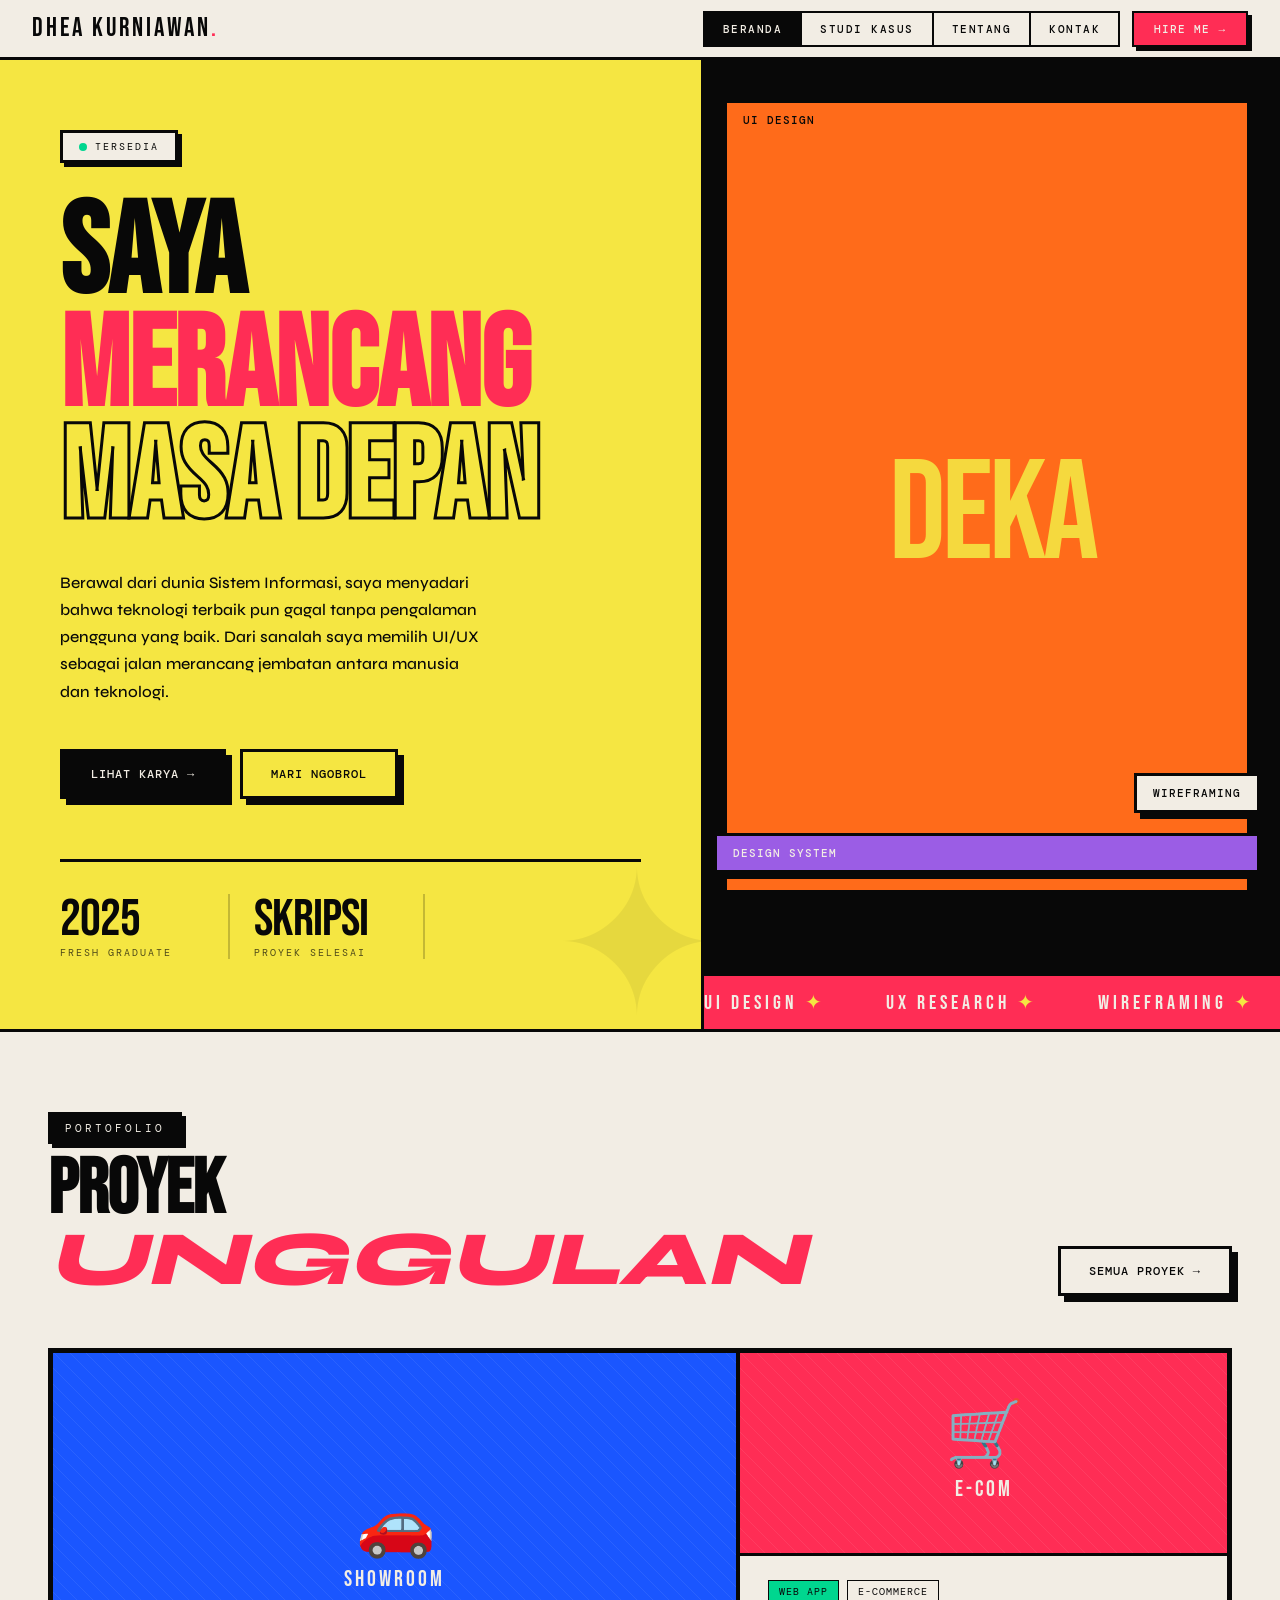
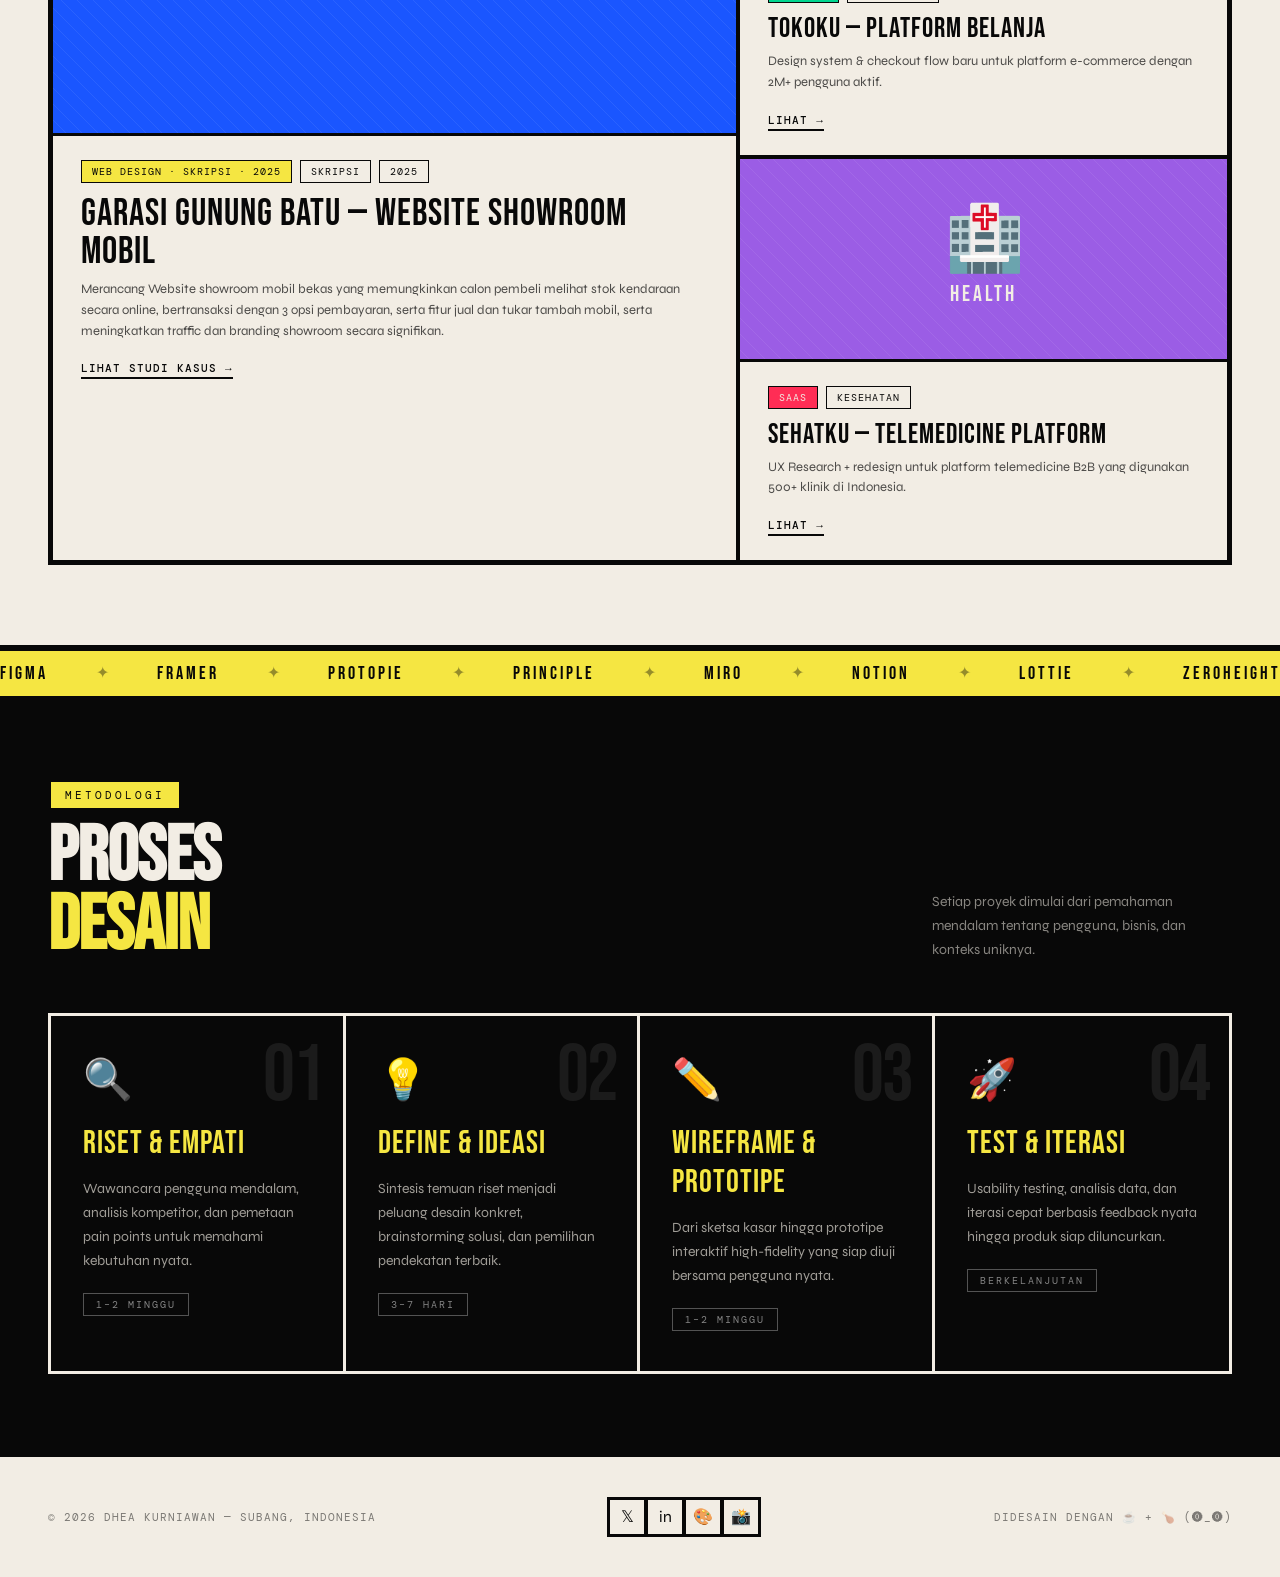
<file: index.html>
<!doctype html>
<html lang="id">
  <head>
    <meta charset="UTF-8" />
    <meta name="viewport" content="width=device-width, initial-scale=1.0" />
    <title>DHEA KURNIAWAN — Beranda</title>
    <link rel="preconnect" href="https://fonts.googleapis.com" />
    <link rel="stylesheet" href="style.css" />
    <link
      href="https://fonts.googleapis.com/css2?family=Bebas+Neue&family=DM+Mono:ital,wght@0,400;0,500;1,400&family=Syne:wght@400;500;600;700;800&display=swap"
      rel="stylesheet"
    />
  </head>
  <body>
    <!-- NAVIGATION -->
    <nav>
      <a class="nav-logo" href="index.html">DHEA KURNIAWAN<span>.</span></a>
      <div class="nav-menu">
        <a class="nav-item active" href="index.html">Beranda</a>
        <a class="nav-item" href="studi-kasus.html">Studi Kasus</a>
        <a class="nav-item" href="tentang.html">Tentang</a>
        <a class="nav-item" href="kontak.html">Kontak</a>
        <a class="nav-cta" href="kontak.html">Hire Me →</a>
      </div>
    </nav>

    <div class="page-content">
      <!-- HERO -->
      <div class="hero">
        <div class="hero-left">
          <div>
            <div class="hero-badge">
              <span class="badge-dot"></span>
              <span class="badge-text">Tersedia </span>
            </div>
            <h1 class="hero-heading">
              SAYA<br />
              <span class="line2">MERANCANG</span>
              <span class="line3">MASA DEPAN</span>
            </h1>
            <p class="hero-desc">
              Berawal dari dunia Sistem Informasi, saya menyadari bahwa
              teknologi terbaik pun gagal tanpa pengalaman pengguna yang baik.
              Dari sanalah saya memilih UI/UX sebagai jalan merancang jembatan
              antara manusia dan teknologi.
            </p>
            <div class="hero-actions">
              <a class="btn btn-hitam" href="studi-kasus.html">Lihat Karya →</a>
              <a class="btn btn-outline" href="kontak.html">Mari Ngobrol</a>
            </div>
          </div>
          <div class="hero-stats">
            <div class="stat-item">
              <div class="stat-num">2025</div>
              <div class="stat-label">Fresh Graduate</div>
            </div>
            <div class="stat-item">
              <div class="stat-num">SKRIPSI</div>
              <div class="stat-label">Proyek Selesai</div>
            </div>
            <div class="stat-item">
              <div class="stat-num"></div>
              <div class="stat-label"></div>
            </div>
          </div>
        </div>

        <div class="hero-right">
          <div class="hero-visual-top">
            <div class="float-chip" style="top: 40px; left: 20px">
              Figma Pro ✦
            </div>
            <div class="avatar-frame">
              <span class="avatar-initials">DEKA</span>
            </div>
            <div class="float-chip" style="top: 40px; right: 30px">
              UI Design
            </div>
            <div class="float-chip" style="bottom: 100px; left: 10px">
              Design System
            </div>
            <div class="float-chip" style="bottom: 160px; right: 20px">
              WIREFRAMING
            </div>
          </div>
          <div class="hero-ticker">
            <div class="ticker-inner">
              <span class="ticker-item"
                >UI DESIGN <span class="ticker-sep">✦</span></span
              >
              <span class="ticker-item"
                >UX RESEARCH <span class="ticker-sep">✦</span></span
              >
              <span class="ticker-item"
                >WIREFRAMING <span class="ticker-sep">✦</span></span
              >
              <span class="ticker-item"
                >DESIGN SYSTEM <span class="ticker-sep">✦</span></span
              >
              <span class="ticker-item"
                >BRAND IDENTITY <span class="ticker-sep">✦</span></span
              >
              <span class="ticker-item"
                >UI DESIGN <span class="ticker-sep">✦</span></span
              >
              <span class="ticker-item"
                >UX RESEARCH <span class="ticker-sep">✦</span></span
              >
              <span class="ticker-item"
                >WIREFRAMING <span class="ticker-sep">✦</span></span
              >
              <span class="ticker-item"
                >DESIGN SYSTEM <span class="ticker-sep">✦</span></span
              >
              <span class="ticker-item"
                >BRAND IDENTITY <span class="ticker-sep">✦</span></span
              >
            </div>
          </div>
        </div>
      </div>

      <!-- FEATURED PROJECTS -->
      <div class="section reveal">
        <div class="section-header">
          <div>
            <div class="section-label">Portofolio</div>
            <h2 class="section-title">PROYEK<br /><em>UNGGULAN</em></h2>
          </div>
          <a class="btn btn-outline" href="studi-kasus.html">Semua Proyek →</a>
        </div>

        <div class="projects-grid">
          <a
            class="proj-card proj-card--large"
            href="studi-kasus.html"
            style="text-decoration: none; color: inherit"
          >
            <div class="proj-thumb proj-thumb--1">
              <div class="proj-thumb-pattern"></div>
              <div class="proj-thumb-label">
                <span class="proj-thumb-icon">🚗</span>
                <span class="proj-thumb-name">SHOWROOM</span>
              </div>
            </div>
            <div class="proj-info">
              <div class="proj-tags">
                <span class="tag tag--kuning">Web Design · Skripsi · 2025</span>
                <span class="tag">SKRIPSI</span>
                <span class="tag">2025</span>
              </div>
              <div class="proj-name">
                GARASI GUNUNG BATU — Website Showroom Mobil
              </div>
              <p class="proj-desc">
                Merancang Website showroom mobil bekas yang memungkinkan calon
                pembeli melihat stok kendaraan secara online, bertransaksi
                dengan 3 opsi pembayaran, serta fitur jual dan tukar tambah
                mobil, serta meningkatkan traffic dan branding showroom secara
                signifikan.
              </p>
              <span class="proj-link">Lihat Studi Kasus →</span>
            </div>
          </a>

          <a
            class="proj-card proj-card--medium"
            href="studi-kasus.html"
            style="text-decoration: none; color: inherit"
          >
            <div class="proj-thumb proj-thumb--2" style="height: 200px">
              <div class="proj-thumb-pattern"></div>
              <div class="proj-thumb-label">
                <span class="proj-thumb-icon">🛒</span>
                <span class="proj-thumb-name">E-COM</span>
              </div>
            </div>
            <div class="proj-info">
              <div class="proj-tags">
                <span class="tag tag--hijau">Web App</span>
                <span class="tag">E-Commerce</span>
              </div>
              <div class="proj-name">TOKOKU — Platform Belanja</div>
              <p class="proj-desc">
                Design system & checkout flow baru untuk platform e-commerce
                dengan 2M+ pengguna aktif.
              </p>
              <span class="proj-link">Lihat →</span>
            </div>
          </a>

          <a
            class="proj-card proj-card--wide"
            href="studi-kasus.html"
            style="text-decoration: none; color: inherit"
          >
            <div class="proj-thumb proj-thumb--3" style="height: 200px">
              <div class="proj-thumb-pattern"></div>
              <div class="proj-thumb-label">
                <span class="proj-thumb-icon">🏥</span>
                <span class="proj-thumb-name">HEALTH</span>
              </div>
            </div>
            <div class="proj-info">
              <div class="proj-tags">
                <span class="tag tag--merah">SaaS</span>
                <span class="tag">Kesehatan</span>
              </div>
              <div class="proj-name">SEHATKU — Telemedicine Platform</div>
              <p class="proj-desc">
                UX Research + redesign untuk platform telemedicine B2B yang
                digunakan 500+ klinik di Indonesia.
              </p>
              <span class="proj-link">Lihat →</span>
            </div>
          </a>
        </div>
      </div>

      <!-- MARQUEE -->
      <div class="marquee-strip">
        <div class="marquee-inner">
          <span class="marquee-item">FIGMA</span
          ><span class="marquee-sep">✦</span>
          <span class="marquee-item">FRAMER</span
          ><span class="marquee-sep">✦</span>
          <span class="marquee-item">PROTOPIE</span
          ><span class="marquee-sep">✦</span>
          <span class="marquee-item">PRINCIPLE</span
          ><span class="marquee-sep">✦</span>
          <span class="marquee-item">MIRO</span
          ><span class="marquee-sep">✦</span>
          <span class="marquee-item">NOTION</span
          ><span class="marquee-sep">✦</span>
          <span class="marquee-item">LOTTIE</span
          ><span class="marquee-sep">✦</span>
          <span class="marquee-item">ZEROHEIGHT</span
          ><span class="marquee-sep">✦</span>
          <span class="marquee-item">FIGMA</span
          ><span class="marquee-sep">✦</span>
          <span class="marquee-item">FRAMER</span
          ><span class="marquee-sep">✦</span>
          <span class="marquee-item">PROTOPIE</span
          ><span class="marquee-sep">✦</span>
          <span class="marquee-item">PRINCIPLE</span
          ><span class="marquee-sep">✦</span>
          <span class="marquee-item">MIRO</span
          ><span class="marquee-sep">✦</span>
          <span class="marquee-item">NOTION</span
          ><span class="marquee-sep">✦</span>
          <span class="marquee-item">LOTTIE</span
          ><span class="marquee-sep">✦</span>
          <span class="marquee-item">ZEROHEIGHT</span
          ><span class="marquee-sep">✦</span>
        </div>
      </div>

      <!-- DESIGN PROCESS -->
      <div class="process-section reveal">
        <div class="section-header">
          <div>
            <div
              class="section-label"
              style="
                background: var(--kuning);
                color: var(--hitam);
                border-color: var(--hitam);
              "
            >
              Metodologi
            </div>
            <h2 class="section-title" style="color: var(--putih)">
              PROSES<br /><em
                style="
                  color: var(--kuning);
                  font-family: &quot;Bebas Neue&quot;;
                  font-style: normal;
                "
                >DESAIN</em
              >
            </h2>
          </div>
          <p
            style="
              max-width: 300px;
              font-size: 14px;
              opacity: 0.55;
              line-height: 1.7;
            "
          >
            Setiap proyek dimulai dari pemahaman mendalam tentang pengguna,
            bisnis, dan konteks uniknya.
          </p>
        </div>
        <div class="process-steps">
          <div class="process-step">
            <div class="step-num">01</div>
            <span class="step-icon">🔍</span>
            <div class="step-title">RISET & EMPATI</div>
            <p class="step-desc">
              Wawancara pengguna mendalam, analisis kompetitor, dan pemetaan
              pain points untuk memahami kebutuhan nyata.
            </p>
            <span class="step-tag">1–2 Minggu</span>
          </div>
          <div class="process-step">
            <div class="step-num">02</div>
            <span class="step-icon">💡</span>
            <div class="step-title">DEFINE & IDEASI</div>
            <p class="step-desc">
              Sintesis temuan riset menjadi peluang desain konkret,
              brainstorming solusi, dan pemilihan pendekatan terbaik.
            </p>
            <span class="step-tag">3–7 Hari</span>
          </div>
          <div class="process-step">
            <div class="step-num">03</div>
            <span class="step-icon">✏️</span>
            <div class="step-title">WIREFRAME & PROTOTIPE</div>
            <p class="step-desc">
              Dari sketsa kasar hingga prototipe interaktif high-fidelity yang
              siap diuji bersama pengguna nyata.
            </p>
            <span class="step-tag">1–2 Minggu</span>
          </div>
          <div class="process-step" style="border-right: none">
            <div class="step-num">04</div>
            <span class="step-icon">🚀</span>
            <div class="step-title">TEST & ITERASI</div>
            <p class="step-desc">
              Usability testing, analisis data, dan iterasi cepat berbasis
              feedback nyata hingga produk siap diluncurkan.
            </p>
            <span class="step-tag">Berkelanjutan</span>
          </div>
        </div>
      </div>

      <!-- HOME FOOTER -->
      <div class="home-footer">
        <div class="footer-copy">© 2026 DHEA KURNIAWAN — Subang, Indonesia</div>
        <div class="social-links">
          <a class="social-link">𝕏</a>
          <a class="social-link">in</a>
          <a class="social-link">🎨</a>
          <a class="social-link">📸</a>
        </div>
        <div class="footer-copy">Didesain dengan ☕ + 🍗 (⓿_⓿)</div>
      </div>
    </div>

    <script>
      // SCROLL REVEAL
      const observer = new IntersectionObserver(
        (entries) => {
          entries.forEach((entry, i) => {
            if (entry.isIntersecting) {
              setTimeout(() => entry.target.classList.add("visible"), i * 80);
            }
          });
        },
        { threshold: 0.1 },
      );
      document.querySelectorAll(".reveal").forEach((el) => {
        const rect = el.getBoundingClientRect();
        if (rect.top < window.innerHeight) el.classList.add("visible");
        else observer.observe(el);
      });
    </script>
  </body>
</html>
</file>
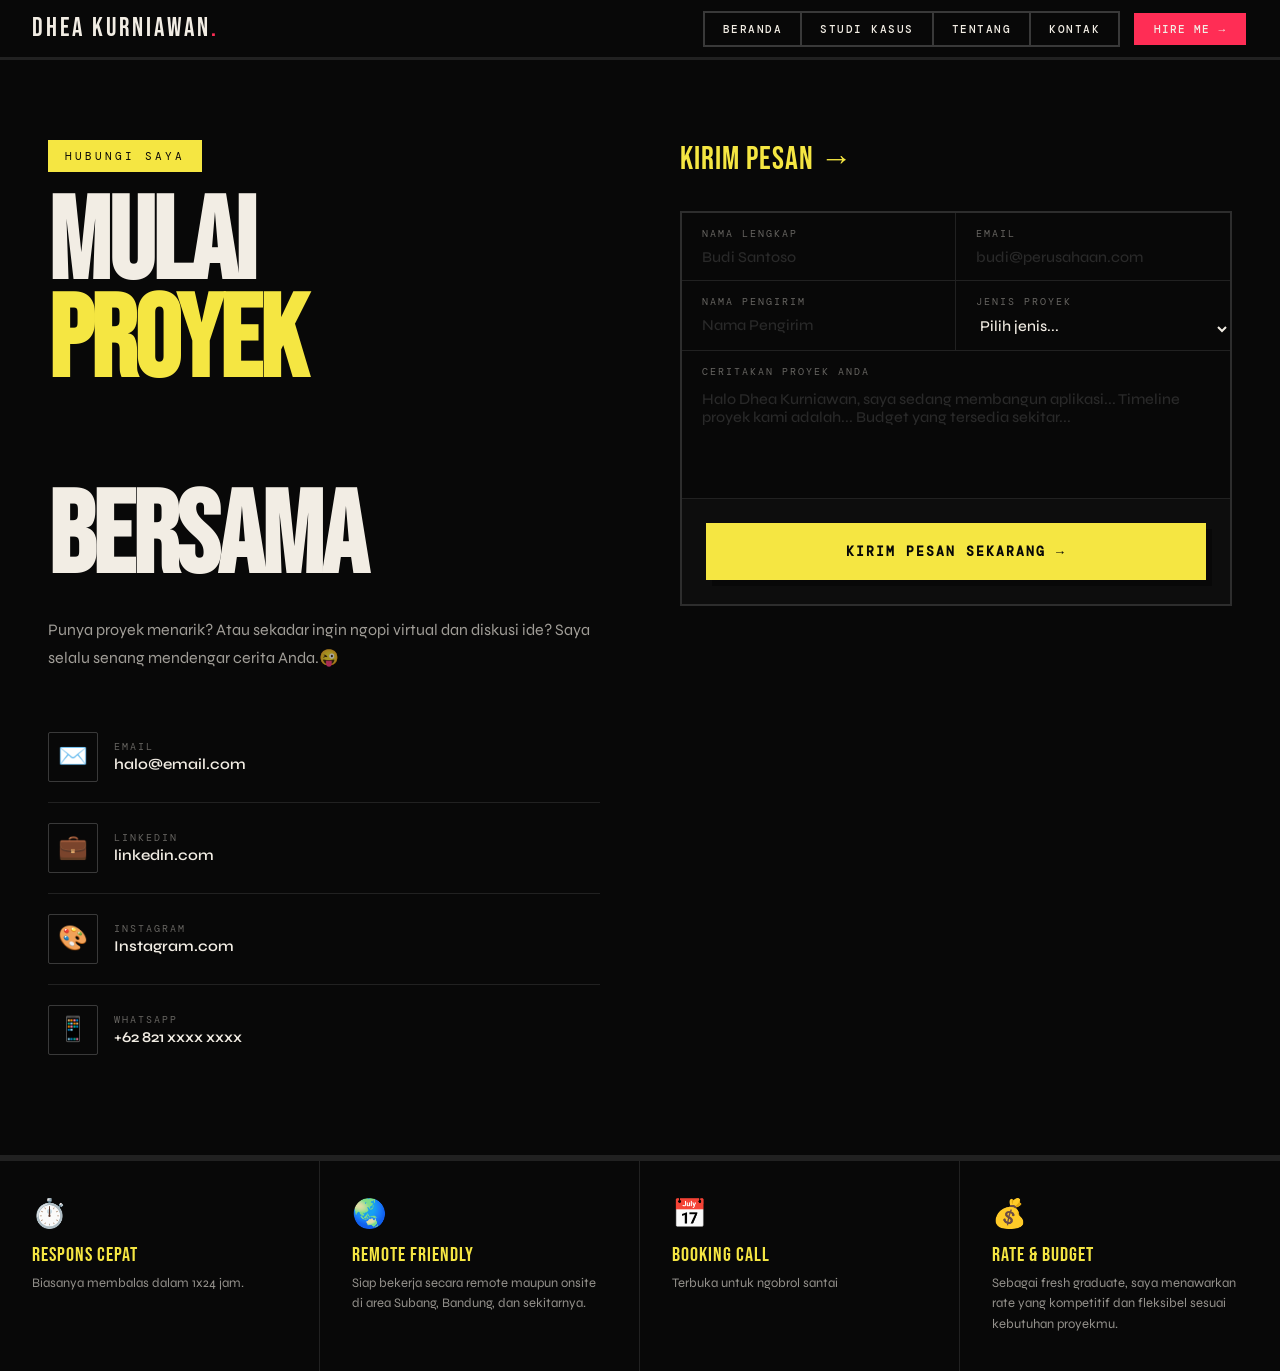
<file: kontak.html>
<!doctype html>
<html lang="id">
  <head>
    <meta charset="UTF-8" />
    <meta name="viewport" content="width=device-width, initial-scale=1.0" />
    <title>DHEA KURNIAWAN — Kontak</title>
    <link rel="preconnect" href="https://fonts.googleapis.com" />
    <link rel="stylesheet" href="style.css" />
    <link
      href="https://fonts.googleapis.com/css2?family=Bebas+Neue&family=DM+Mono:ital,wght@0,400;0,500;1,400&family=Syne:wght@400;500;600;700;800&display=swap"
      rel="stylesheet"
    />
    <style>
      body {
        background: var(--hitam);
        color: var(--putih);
      }
    </style>
  </head>
  <body>
    <!-- NAVIGATION -->
    <nav
      style="background: var(--hitam); border-color: rgba(255, 255, 255, 0.1)"
    >
      <a class="nav-logo" href="index.html" style="color: var(--putih)"
        >DHEA KURNIAWAN<span>.</span>
      </a>

      <div class="nav-menu">
        <a
          class="nav-item"
          href="index.html"
          style="
            background: var(--hitam);
            color: var(--putih);
            border-color: rgba(255, 255, 255, 0.2);
          "
          >Beranda</a
        >
        <a
          class="nav-item"
          href="studi-kasus.html"
          style="
            background: var(--hitam);
            color: var(--putih);
            border-color: rgba(255, 255, 255, 0.2);
          "
          >Studi Kasus</a
        >
        <a
          class="nav-item"
          href="tentang.html"
          style="
            background: var(--hitam);
            color: var(--putih);
            border-color: rgba(255, 255, 255, 0.2);
          "
          >Tentang</a
        >
        <a
          class="nav-item active"
          href="kontak.html"
          style="border-color: rgba(255, 255, 255, 0.2)"
          >Kontak</a
        >
        <a class="nav-cta" href="kontak.html">Hire Me →</a>
      </div>
    </nav>

    <div class="page-content">
      <!-- CONTACT HERO -->
      <div class="contact-hero">
        <div>
          <div
            class="section-label"
            style="
              background: var(--kuning);
              color: var(--hitam);
              border-color: var(--kuning);
              margin-bottom: 24px;
            "
          >
            Hubungi Saya
          </div>
          <h1 class="contact-headline">
            MULAI<br /><span>PROYEK</span><br />BERSAMA
          </h1>
          <p class="contact-subtext">
            Punya proyek menarik? Atau sekadar ingin ngopi virtual dan diskusi
            ide? Saya selalu senang mendengar cerita Anda.😜
          </p>
          <div class="contact-channels">
            <div class="contact-channel">
              <div class="channel-icon">✉️</div>
              <div class="channel-info">
                <div class="channel-label">Email</div>
                <div class="channel-value">halo@email.com</div>
              </div>
            </div>
            <div class="contact-channel">
              <div class="channel-icon">💼</div>
              <div class="channel-info">
                <div class="channel-label">LinkedIn</div>
                <div class="channel-value">linkedin.com</div>
              </div>
            </div>
            <div class="contact-channel">
              <div class="channel-icon">🎨</div>
              <div class="channel-info">
                <div class="channel-label">Instagram</div>
                <div class="channel-value">Instagram.com</div>
              </div>
            </div>
            <div class="contact-channel">
              <div class="channel-icon">📱</div>
              <div class="channel-info">
                <div class="channel-label">WhatsApp</div>
                <div class="channel-value">+62 821 xxxx xxxx</div>
              </div>
            </div>
          </div>
        </div>

        <!-- CONTACT FORM -->
        <div class="contact-form-wrap">
          <div class="form-title">KIRIM PESAN →</div>
          <div class="form-grid">
            <div class="form-row">
              <div class="form-field">
                <label class="form-field-label">Nama Lengkap</label>
                <input
                  class="form-input"
                  type="text"
                  placeholder="Budi Santoso"
                />
              </div>
              <div class="form-field" style="border-right: none">
                <label class="form-field-label">Email</label>
                <input
                  class="form-input"
                  type="email"
                  placeholder="budi@perusahaan.com"
                />
              </div>
            </div>
            <div class="form-row">
              <div class="form-field">
                <label class="form-field-label">Nama Pengirim</label>
                <input
                  class="form-input"
                  type="text"
                  placeholder="Nama Pengirim"
                />
              </div>
              <div class="form-field" style="border-right: none">
                <label class="form-field-label">Jenis Proyek</label>
                <select class="form-select form-input">
                  <option value="" disabled selected>Pilih jenis...</option>
                  <option>Mobile App Design</option>
                  <option>Web App / Dashboard</option>
                  <option>Design System</option>
                  <option>UX Research & Audit</option>
                  <option>Brand & Visual Identity</option>
                  <option>ngopi Santai</option>
                </select>
              </div>
            </div>
            <div class="form-row form-row--full">
              <div class="form-field" style="border-right: none">
                <label class="form-field-label">Ceritakan Proyek Anda</label>
                <textarea
                  class="form-textarea"
                  placeholder="Halo Dhea Kurniawan, saya sedang membangun aplikasi... Timeline proyek kami adalah... Budget yang tersedia sekitar..."
                ></textarea>
              </div>
            </div>
            <div class="form-actions">
              <button class="form-submit" onclick="handleSubmit(this)">
                KIRIM PESAN SEKARANG →
              </button>
            </div>
          </div>
        </div>
      </div>

      <!-- STRIP INFO -->
      <div class="contact-strip">
        <div class="strip-item">
          <span class="strip-icon">⏱️</span>
          <div class="strip-title">RESPONS CEPAT</div>
          <p class="strip-value">Biasanya membalas dalam 1x24 jam.</p>
        </div>
        <div class="strip-item">
          <span class="strip-icon">🌏</span>
          <div class="strip-title">REMOTE FRIENDLY</div>
          <p class="strip-value">
            Siap bekerja secara remote maupun onsite di area Subang, Bandung,
            dan sekitarnya.
          </p>
        </div>
        <div class="strip-item">
          <span class="strip-icon">📅</span>
          <div class="strip-title">BOOKING CALL</div>
          <p class="strip-value">Terbuka untuk ngobrol santai</p>
        </div>
        <div class="strip-item">
          <span class="strip-icon">💰</span>
          <div class="strip-title">RATE & BUDGET</div>
          <p class="strip-value">
            Sebagai fresh graduate, saya menawarkan rate yang kompetitif dan
            fleksibel sesuai kebutuhan proyekmu.
          </p>
        </div>
      </div>
    </div>

    <script>
      function handleSubmit(btn) {
        const original = btn.textContent;
        btn.textContent = "MENGIRIM...";
        btn.style.background = "rgba(255,255,255,0.1)";
        btn.style.color = "rgba(255,255,255,0.5)";
        btn.style.borderColor = "rgba(255,255,255,0.2)";
        setTimeout(() => {
          btn.textContent =
            "✅ PESAN TERKIRIM! SAYA AKAN SEGERA MENGHUBUNGI ANDA";
          btn.style.background = "var(--hijau)";
          btn.style.color = "var(--hitam)";
          btn.style.borderColor = "var(--hijau)";
        }, 1800);
      }
    </script>
  </body>
</html>
</file>
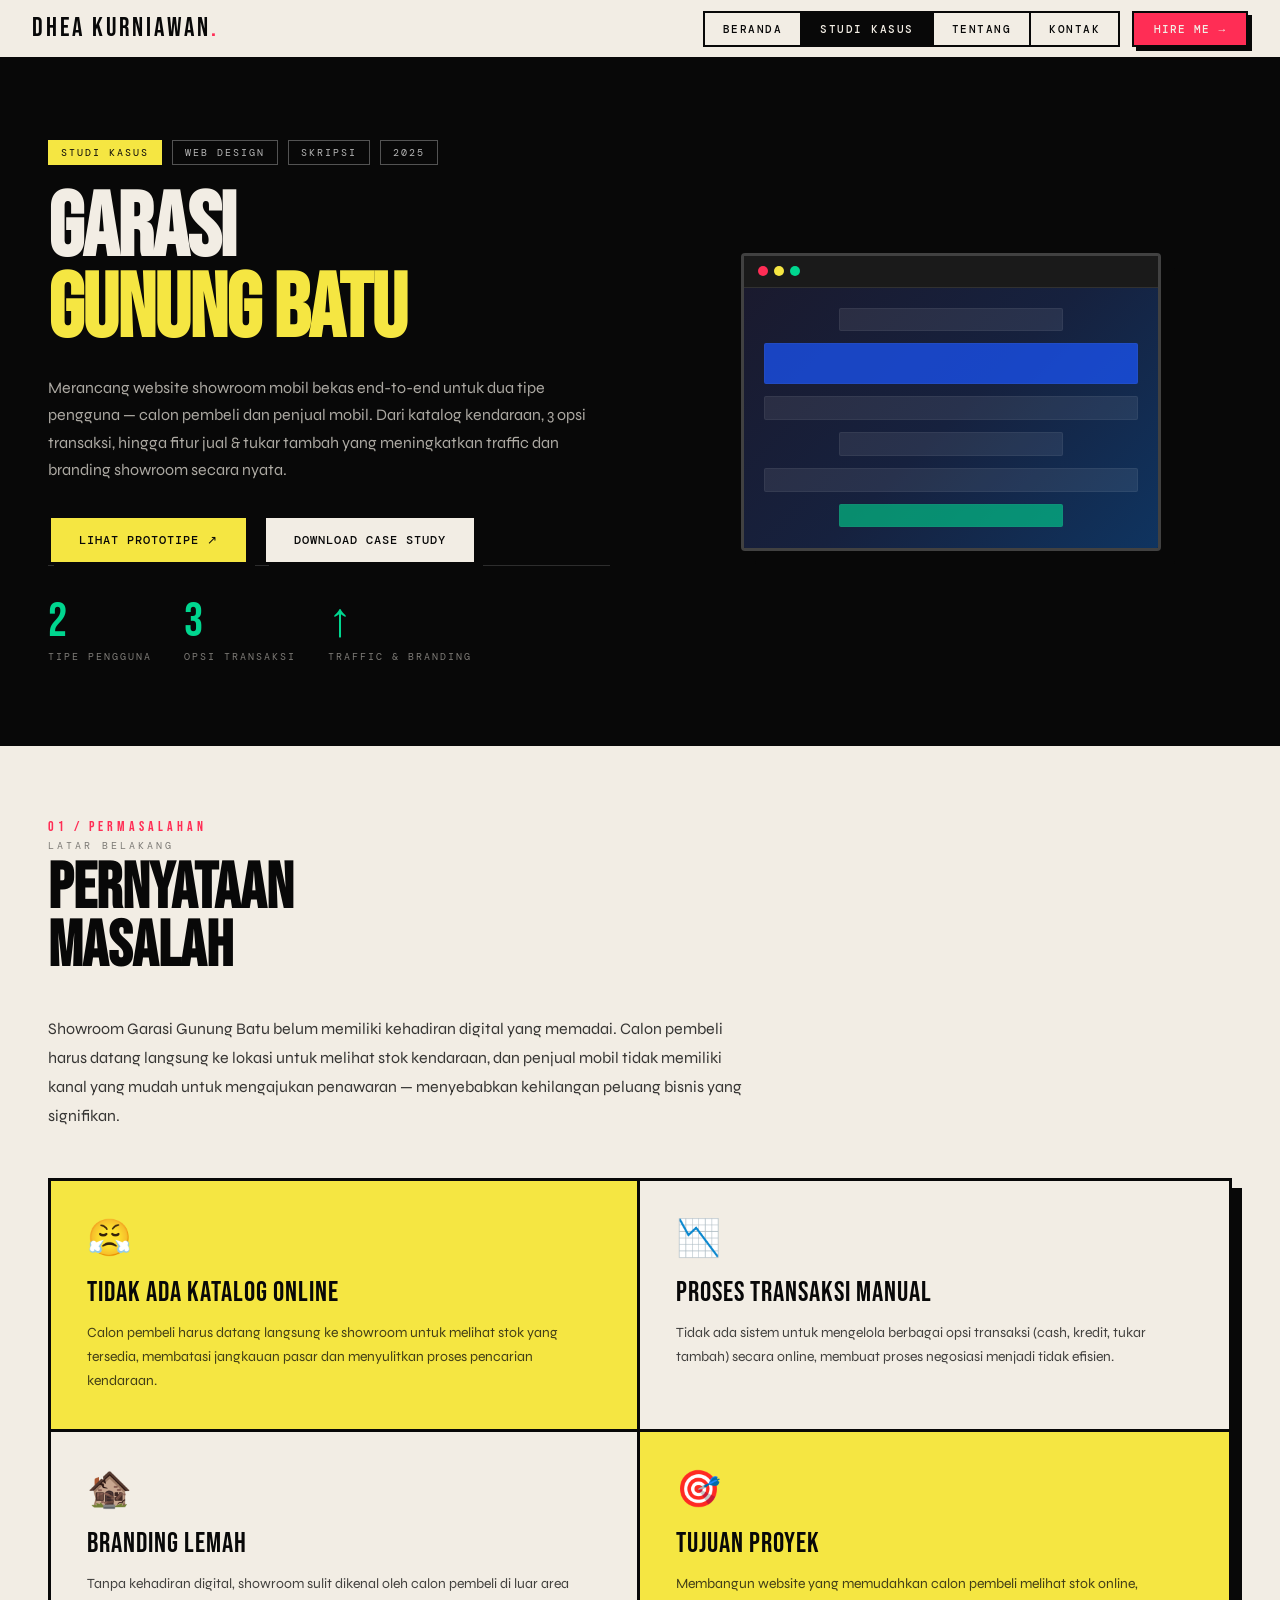
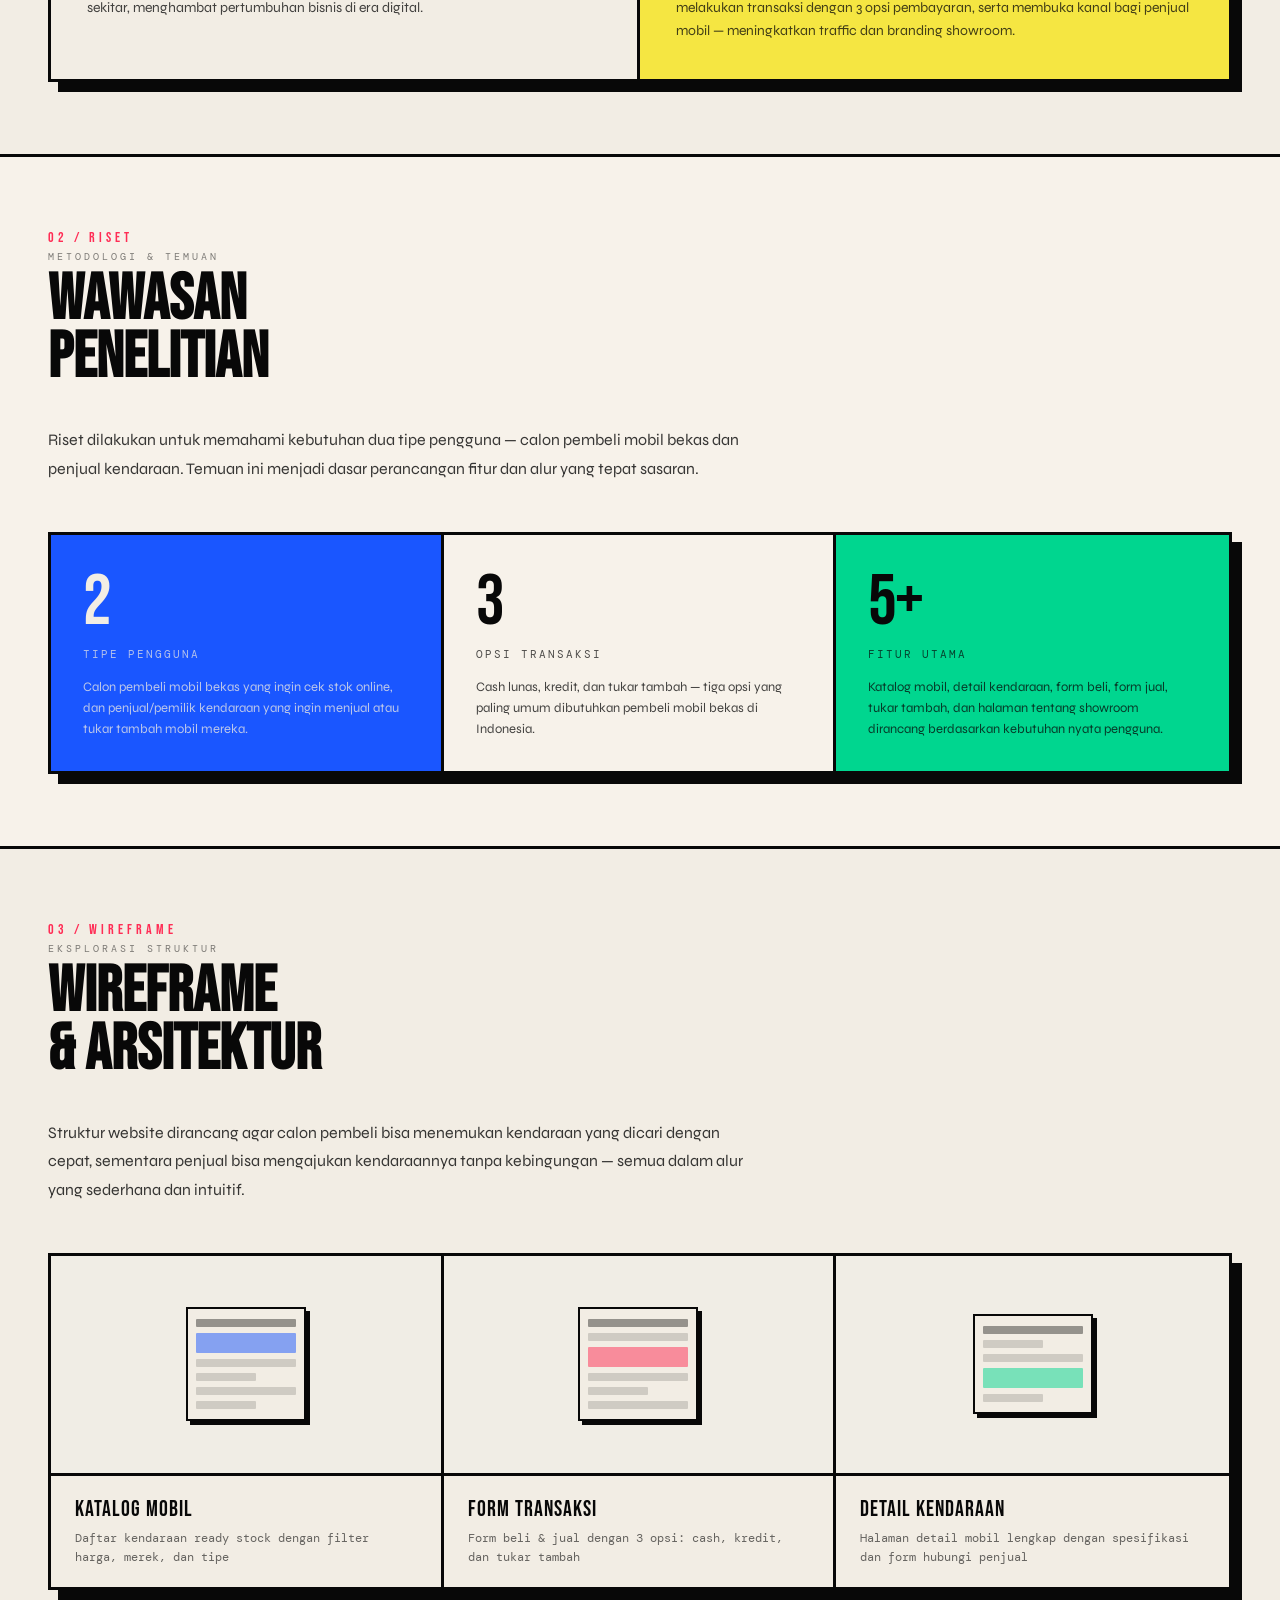
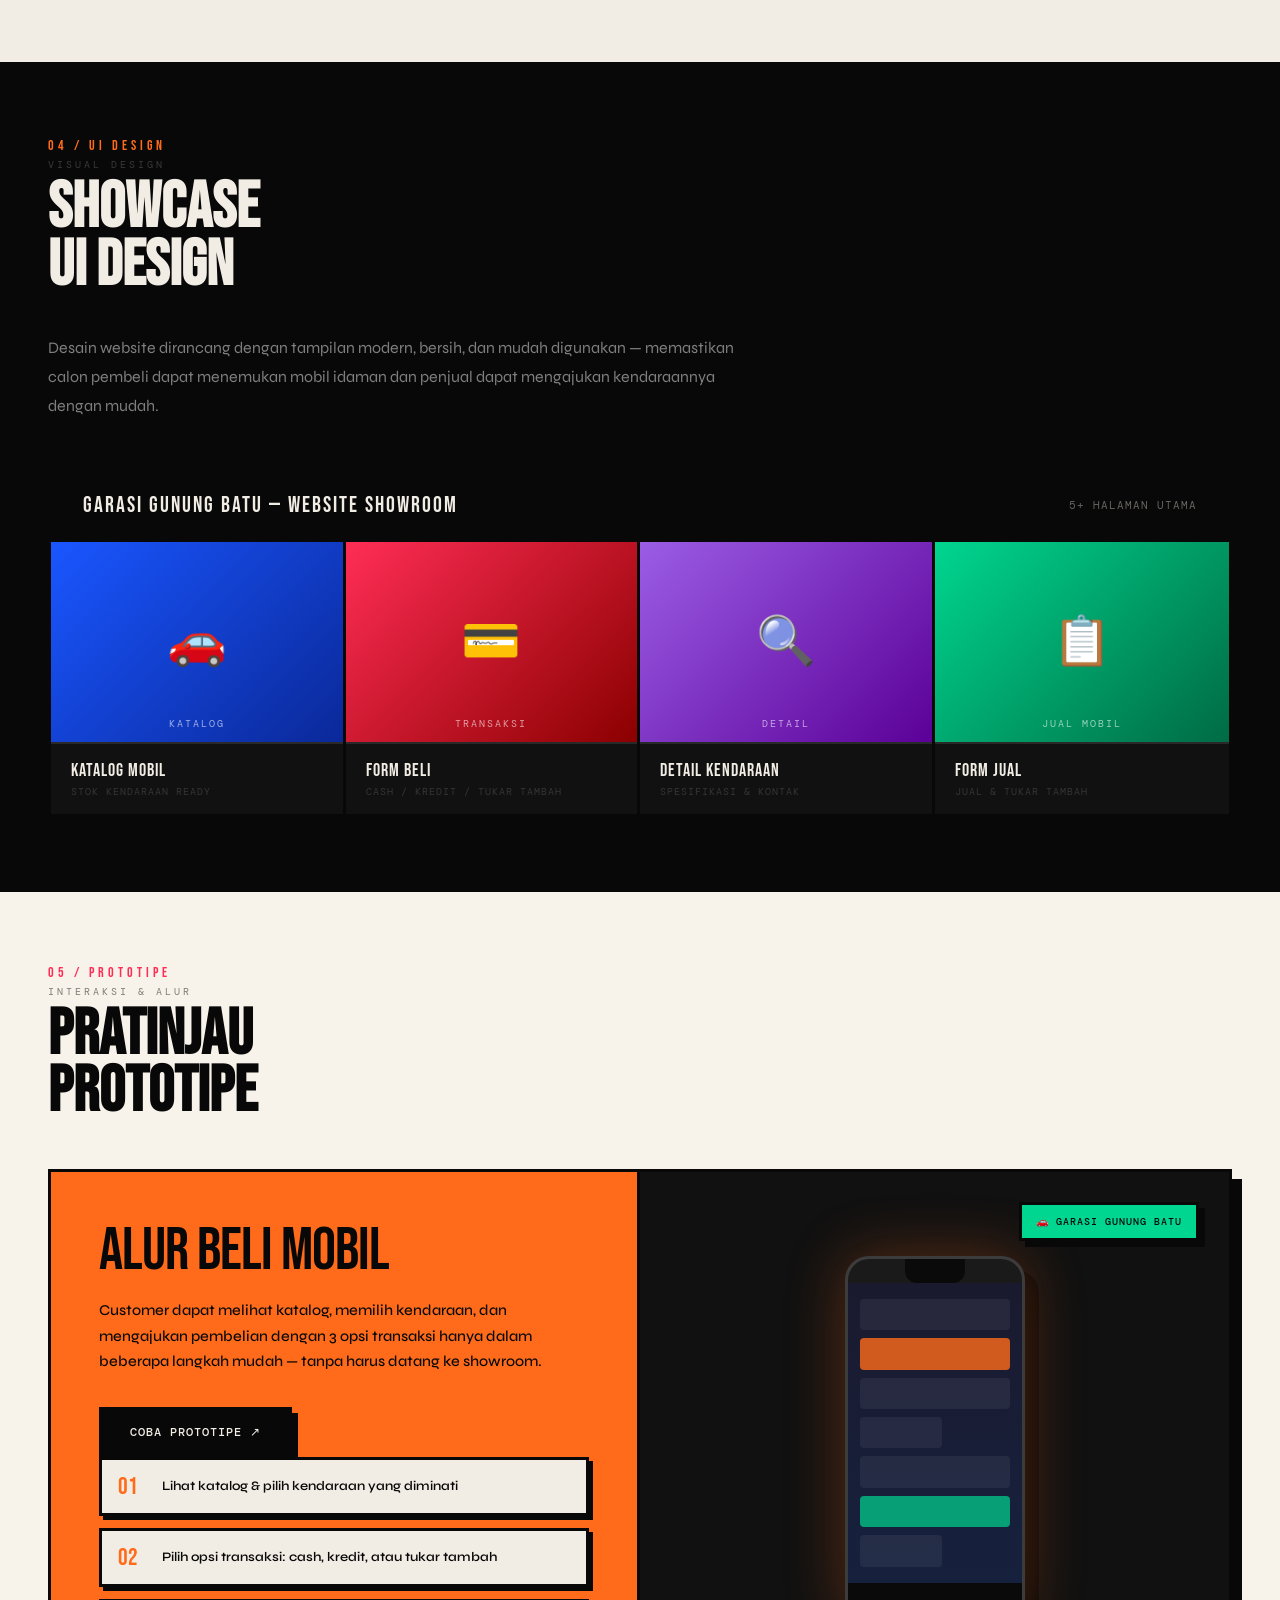
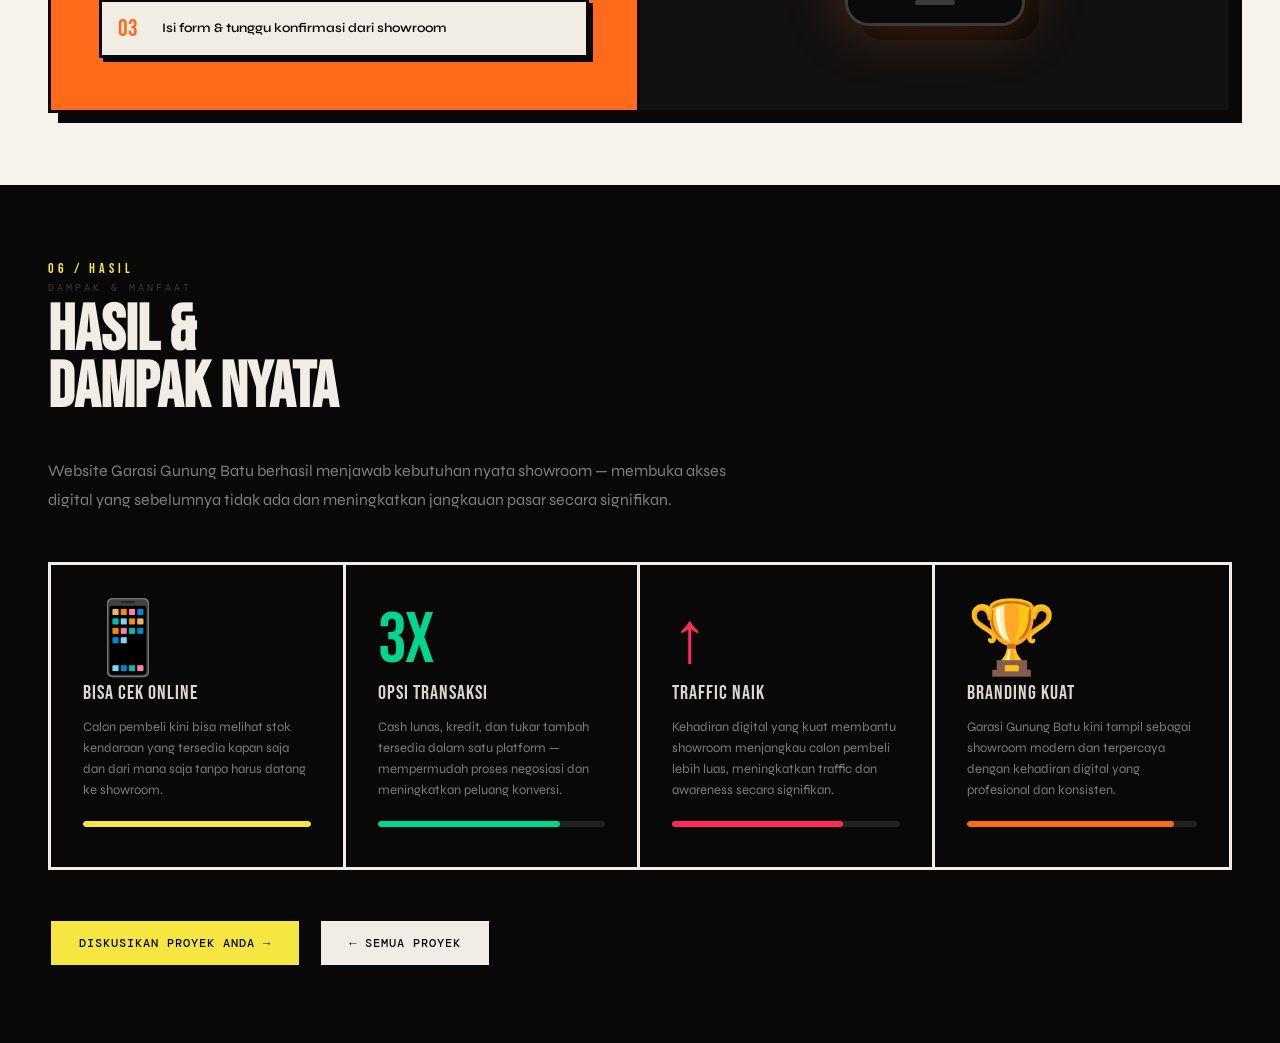
<file: studi-kasus.html>
<!doctype html>
<html lang="id">
  <head>
    <meta charset="UTF-8" />
    <meta name="viewport" content="width=device-width, initial-scale=1.0" />
    <title>DHEA KURNIAWAN — Studi Kasus</title>
    <link rel="preconnect" href="https://fonts.googleapis.com" />
    <link rel="stylesheet" href="style.css" />
    <link
      href="https://fonts.googleapis.com/css2?family=Bebas+Neue&family=DM+Mono:ital,wght@0,400;0,500;1,400&family=Syne:wght@400;500;600;700;800&display=swap"
      rel="stylesheet"
    />
  </head>
  <body>
    <!-- NAVIGATION -->
    <nav>
      <a class="nav-logo" href="index.html">DHEA KURNIAWAN<span>.</span></a>
      <div class="nav-menu">
        <a class="nav-item" href="index.html">Beranda</a>
        <a class="nav-item active" href="studi-kasus.html">Studi Kasus</a>
        <a class="nav-item" href="tentang.html">Tentang</a>
        <a class="nav-item" href="kontak.html">Kontak</a>
        <a class="nav-cta" href="kontak.html">Hire Me →</a>
      </div>
    </nav>

    <div class="page-content">
      <!-- CS HERO -->
      <div class="cs-hero">
        <div>
          <div class="cs-meta">
            <span class="cs-tag cs-tag--accent">Studi Kasus</span>
            <span class="cs-tag">Web Design</span>
            <span class="cs-tag">Skripsi</span>
            <span class="cs-tag">2025</span>
          </div>
          <h1 class="cs-title">GARASI<br /><span>GUNUNG BATU</span></h1>
          <p class="cs-desc">
            Merancang website showroom mobil bekas end-to-end untuk dua tipe
            pengguna — calon pembeli dan penjual mobil. Dari katalog kendaraan,
            3 opsi transaksi, hingga fitur jual & tukar tambah yang meningkatkan
            traffic dan branding showroom secara nyata.
          </p>
          <div class="hero-actions">
            <button class="btn btn-kuning">Lihat Prototipe ↗</button>
            <button class="btn btn-putih" style="color: var(--hitam)">
              Download Case Study
            </button>
          </div>
          <div class="cs-hero-metrics">
            <div class="cs-metric-item">
              <div class="cs-metric-num">2</div>
              <div class="cs-metric-label">Tipe Pengguna</div>
            </div>
            <div class="cs-metric-item">
              <div class="cs-metric-num">3</div>
              <div class="cs-metric-label">Opsi Transaksi</div>
            </div>
            <div class="cs-metric-item">
              <div class="cs-metric-num">↑</div>
              <div class="cs-metric-label">Traffic & Branding</div>
            </div>
          </div>
        </div>
        <div class="cs-hero-visual">
          <div class="cs-mockup-main">
            <div class="mockup-bar">
              <div class="mockup-dot mockup-dot-r"></div>
              <div class="mockup-dot mockup-dot-y"></div>
              <div class="mockup-dot mockup-dot-g"></div>
            </div>
            <div class="mockup-screen">
              <div class="mockup-ui-block mockup-ui-block--short"></div>
              <div class="mockup-ui-block mockup-ui-block--accent"></div>
              <div class="mockup-ui-block"></div>
              <div class="mockup-ui-block mockup-ui-block--short"></div>
              <div class="mockup-ui-block"></div>
              <div
                class="mockup-ui-block mockup-ui-block--short"
                style="background: var(--hijau); opacity: 0.6"
              ></div>
            </div>
          </div>
        </div>
      </div>

      <!-- 01 PROBLEM STATEMENT -->
      <div class="cs-section reveal">
        <span class="cs-section-num">01 / PERMASALAHAN</span>
        <div class="cs-section-label">Latar Belakang</div>
        <h2 class="cs-section-title">PERNYATAAN<br />MASALAH</h2>
        <p class="cs-section-body">
          Showroom Garasi Gunung Batu belum memiliki kehadiran digital yang
          memadai. Calon pembeli harus datang langsung ke lokasi untuk melihat
          stok kendaraan, dan penjual mobil tidak memiliki kanal yang mudah
          untuk mengajukan penawaran — menyebabkan kehilangan peluang bisnis
          yang signifikan.
        </p>
        <div class="problem-grid">
          <div class="problem-card problem-card--highlight">
            <span class="problem-icon">😤</span>
            <div class="problem-title">TIDAK ADA KATALOG ONLINE</div>
            <p class="problem-text">
              Calon pembeli harus datang langsung ke showroom untuk melihat stok
              yang tersedia, membatasi jangkauan pasar dan menyulitkan proses
              pencarian kendaraan.
            </p>
          </div>
          <div class="problem-card">
            <span class="problem-icon">📉</span>
            <div class="problem-title">PROSES TRANSAKSI MANUAL</div>
            <p class="problem-text">
              Tidak ada sistem untuk mengelola berbagai opsi transaksi (cash,
              kredit, tukar tambah) secara online, membuat proses negosiasi
              menjadi tidak efisien.
            </p>
          </div>
          <div class="problem-card">
            <span class="problem-icon">🏚️</span>
            <div class="problem-title">BRANDING LEMAH</div>
            <p class="problem-text">
              Tanpa kehadiran digital, showroom sulit dikenal oleh calon pembeli
              di luar area sekitar, menghambat pertumbuhan bisnis di era
              digital.
            </p>
          </div>
          <div class="problem-card problem-card--highlight">
            <span class="problem-icon">🎯</span>
            <div class="problem-title">TUJUAN PROYEK</div>
            <p class="problem-text">
              Membangun website yang memudahkan calon pembeli melihat stok
              online, melakukan transaksi dengan 3 opsi pembayaran, serta
              membuka kanal bagi penjual mobil — meningkatkan traffic dan
              branding showroom.
            </p>
          </div>
        </div>
      </div>

      <!-- 02 RESEARCH -->
      <div class="cs-section reveal" style="background: #f7f2ea">
        <span class="cs-section-num">02 / RISET</span>
        <div class="cs-section-label">Metodologi & Temuan</div>
        <h2 class="cs-section-title">WAWASAN<br />PENELITIAN</h2>
        <p class="cs-section-body">
          Riset dilakukan untuk memahami kebutuhan dua tipe pengguna — calon
          pembeli mobil bekas dan penjual kendaraan. Temuan ini menjadi dasar
          perancangan fitur dan alur yang tepat sasaran.
        </p>
        <div class="research-grid">
          <div class="research-card research-card--blue">
            <div class="research-stat">2</div>
            <div class="research-label">Tipe Pengguna</div>
            <p class="research-text">
              Calon pembeli mobil bekas yang ingin cek stok online, dan
              penjual/pemilik kendaraan yang ingin menjual atau tukar tambah
              mobil mereka.
            </p>
          </div>
          <div class="research-card">
            <div class="research-stat">3</div>
            <div class="research-label">Opsi Transaksi</div>
            <p class="research-text" style="color: var(--hitam)">
              Cash lunas, kredit, dan tukar tambah — tiga opsi yang paling umum
              dibutuhkan pembeli mobil bekas di Indonesia.
            </p>
          </div>
          <div class="research-card research-card--green">
            <div class="research-stat">5+</div>
            <div class="research-label">Fitur Utama</div>
            <p class="research-text">
              Katalog mobil, detail kendaraan, form beli, form jual, tukar
              tambah, dan halaman tentang showroom dirancang berdasarkan
              kebutuhan nyata pengguna.
            </p>
          </div>
        </div>
      </div>

      <!-- 03 WIREFRAMES -->
      <div class="cs-section reveal">
        <span class="cs-section-num">03 / WIREFRAME</span>
        <div class="cs-section-label">Eksplorasi Struktur</div>
        <h2 class="cs-section-title">WIREFRAME<br />& ARSITEKTUR</h2>
        <p class="cs-section-body">
          Struktur website dirancang agar calon pembeli bisa menemukan kendaraan
          yang dicari dengan cepat, sementara penjual bisa mengajukan
          kendaraannya tanpa kebingungan — semua dalam alur yang sederhana dan
          intuitif.
        </p>
        <div class="wireframe-grid">
          <div class="wireframe-item">
            <div class="wireframe-preview">
              <div class="wf-screen">
                <div class="wf-bar wf-bar--dark"></div>
                <div class="wf-bar wf-bar--accent"></div>
                <div class="wf-bar"></div>
                <div class="wf-bar wf-bar--short"></div>
                <div class="wf-bar"></div>
                <div class="wf-bar wf-bar--short"></div>
              </div>
            </div>
            <div class="wireframe-info">
              <div class="wireframe-name">KATALOG MOBIL</div>
              <div class="wireframe-desc">
                Daftar kendaraan ready stock dengan filter harga, merek, dan
                tipe
              </div>
            </div>
          </div>
          <div class="wireframe-item">
            <div class="wireframe-preview">
              <div class="wf-screen">
                <div class="wf-bar wf-bar--dark"></div>
                <div class="wf-bar"></div>
                <div
                  class="wf-bar wf-bar--accent"
                  style="background: var(--merah)"
                ></div>
                <div class="wf-bar"></div>
                <div class="wf-bar wf-bar--short"></div>
                <div class="wf-bar"></div>
              </div>
            </div>
            <div class="wireframe-info">
              <div class="wireframe-name">FORM TRANSAKSI</div>
              <div class="wireframe-desc">
                Form beli & jual dengan 3 opsi: cash, kredit, dan tukar tambah
              </div>
            </div>
          </div>
          <div class="wireframe-item" style="border-right: none">
            <div class="wireframe-preview">
              <div class="wf-screen">
                <div class="wf-bar wf-bar--dark"></div>
                <div class="wf-bar wf-bar--short"></div>
                <div class="wf-bar"></div>
                <div
                  class="wf-bar wf-bar--accent"
                  style="background: var(--hijau)"
                ></div>
                <div class="wf-bar wf-bar--short"></div>
              </div>
            </div>
            <div class="wireframe-info">
              <div class="wireframe-name">DETAIL KENDARAAN</div>
              <div class="wireframe-desc">
                Halaman detail mobil lengkap dengan spesifikasi dan form hubungi
                penjual
              </div>
            </div>
          </div>
        </div>
      </div>

      <!-- 04 UI SHOWCASE -->
      <div
        class="cs-section reveal"
        style="background: var(--hitam); color: var(--putih)"
      >
        <span class="cs-section-num" style="color: var(--oranye)"
          >04 / UI DESIGN</span
        >
        <div class="cs-section-label" style="color: rgba(255, 255, 255, 0.4)">
          Visual Design
        </div>
        <h2 class="cs-section-title" style="color: var(--putih)">
          SHOWCASE<br />UI DESIGN
        </h2>
        <p class="cs-section-body" style="color: rgba(255, 255, 255, 0.6)">
          Desain website dirancang dengan tampilan modern, bersih, dan mudah
          digunakan — memastikan calon pembeli dapat menemukan mobil idaman dan
          penjual dapat mengajukan kendaraannya dengan mudah.
        </p>
        <div class="ui-showcase">
          <div class="ui-showcase-header">
            <span class="ui-showcase-title"
              >GARASI GUNUNG BATU — WEBSITE SHOWROOM</span
            >
            <span
              style="
                font-family: &quot;DM Mono&quot;, monospace;
                font-size: 11px;
                opacity: 0.4;
                letter-spacing: 1px;
                text-transform: uppercase;
              "
              >5+ Halaman Utama</span
            >
          </div>
          <div class="ui-screens-grid">
            <div class="ui-screen-card">
              <div class="ui-screen-preview ui-s1">
                <span class="ui-screen-emoji">🚗</span>
                <span class="ui-screen-label">Katalog</span>
              </div>
              <div
                class="ui-screen-info"
                style="
                  background: #111;
                  border-top: 2px solid rgba(255, 255, 255, 0.1);
                "
              >
                <div class="ui-screen-name" style="color: var(--putih)">
                  Katalog Mobil
                </div>
                <div
                  class="ui-screen-desc"
                  style="color: rgba(255, 255, 255, 0.3)"
                >
                  Stok kendaraan ready
                </div>
              </div>
            </div>
            <div class="ui-screen-card">
              <div class="ui-screen-preview ui-s2">
                <span class="ui-screen-emoji">💳</span>
                <span class="ui-screen-label">Transaksi</span>
              </div>
              <div
                class="ui-screen-info"
                style="
                  background: #111;
                  border-top: 2px solid rgba(255, 255, 255, 0.1);
                "
              >
                <div class="ui-screen-name" style="color: var(--putih)">
                  Form Beli
                </div>
                <div
                  class="ui-screen-desc"
                  style="color: rgba(255, 255, 255, 0.3)"
                >
                  Cash / Kredit / Tukar Tambah
                </div>
              </div>
            </div>
            <div class="ui-screen-card">
              <div class="ui-screen-preview ui-s3">
                <span class="ui-screen-emoji">🔍</span>
                <span class="ui-screen-label">Detail</span>
              </div>
              <div
                class="ui-screen-info"
                style="
                  background: #111;
                  border-top: 2px solid rgba(255, 255, 255, 0.1);
                "
              >
                <div class="ui-screen-name" style="color: var(--putih)">
                  Detail Kendaraan
                </div>
                <div
                  class="ui-screen-desc"
                  style="color: rgba(255, 255, 255, 0.3)"
                >
                  Spesifikasi & kontak
                </div>
              </div>
            </div>
            <div class="ui-screen-card" style="border-right: none">
              <div class="ui-screen-preview ui-s4">
                <span class="ui-screen-emoji">📋</span>
                <span class="ui-screen-label">Jual Mobil</span>
              </div>
              <div
                class="ui-screen-info"
                style="
                  background: #111;
                  border-top: 2px solid rgba(255, 255, 255, 0.1);
                "
              >
                <div class="ui-screen-name" style="color: var(--putih)">
                  Form Jual
                </div>
                <div
                  class="ui-screen-desc"
                  style="color: rgba(255, 255, 255, 0.3)"
                >
                  Jual & tukar tambah
                </div>
              </div>
            </div>
          </div>
        </div>
      </div>

      <!-- 05 PROTOTYPE -->
      <div class="cs-section reveal" style="background: #f7f2ea">
        <span class="cs-section-num">05 / PROTOTIPE</span>
        <div class="cs-section-label">Interaksi & Alur</div>
        <h2 class="cs-section-title">PRATINJAU<br />PROTOTIPE</h2>
        <div class="prototype-box">
          <div class="proto-left">
            <div>
              <div class="proto-left-title">ALUR BELI MOBIL</div>
              <p class="proto-left-desc">
                Customer dapat melihat katalog, memilih kendaraan, dan
                mengajukan pembelian dengan 3 opsi transaksi hanya dalam
                beberapa langkah mudah — tanpa harus datang ke showroom.
              </p>
              <button class="btn btn-hitam">Coba Prototipe ↗</button>
            </div>
            <div class="proto-flow">
              <div class="proto-step">
                <span class="proto-step-num">01</span>
                <span class="proto-step-text"
                  >Lihat katalog & pilih kendaraan yang diminati</span
                >
              </div>
              <div class="proto-step">
                <span class="proto-step-num">02</span>
                <span class="proto-step-text"
                  >Pilih opsi transaksi: cash, kredit, atau tukar tambah</span
                >
              </div>
              <div class="proto-step">
                <span class="proto-step-num">03</span>
                <span class="proto-step-text"
                  >Isi form & tunggu konfirmasi dari showroom</span
                >
              </div>
            </div>
          </div>
          <div class="proto-right">
            <div class="proto-badge">🚗 Garasi Gunung Batu</div>
            <div class="proto-phone">
              <div class="proto-phone-notch"></div>
              <div class="proto-phone-screen">
                <div class="proto-ui-row"></div>
                <div class="proto-ui-row proto-ui-row--accent"></div>
                <div class="proto-ui-row"></div>
                <div class="proto-ui-row proto-ui-row--half"></div>
                <div class="proto-ui-row"></div>
                <div
                  class="proto-ui-row"
                  style="background: var(--hijau); opacity: 0.7"
                ></div>
                <div class="proto-ui-row proto-ui-row--half"></div>
              </div>
              <div class="proto-phone-home">
                <div class="proto-home-btn"></div>
              </div>
            </div>
          </div>
        </div>
      </div>

      <!-- 06 RESULTS -->
      <div class="cs-section results-bg reveal">
        <span class="cs-section-num" style="color: var(--kuning)"
          >06 / HASIL</span
        >
        <div class="cs-section-label" style="color: rgba(255, 255, 255, 0.4)">
          Dampak & Manfaat
        </div>
        <h2 class="cs-section-title" style="color: var(--putih)">
          HASIL &<br />DAMPAK NYATA
        </h2>
        <p class="cs-section-body" style="color: rgba(255, 255, 255, 0.6)">
          Website Garasi Gunung Batu berhasil menjawab kebutuhan nyata showroom
          — membuka akses digital yang sebelumnya tidak ada dan meningkatkan
          jangkauan pasar secara signifikan.
        </p>
        <div class="results-grid">
          <div class="result-card">
            <div class="result-num r1">📱</div>
            <div class="result-label">Bisa Cek Online</div>
            <p class="result-desc">
              Calon pembeli kini bisa melihat stok kendaraan yang tersedia kapan
              saja dan dari mana saja tanpa harus datang ke showroom.
            </p>
            <div class="result-bar-wrap">
              <div
                class="result-bar"
                style="width: 100%; background: var(--kuning)"
              ></div>
            </div>
          </div>
          <div class="result-card">
            <div class="result-num r2">3x</div>
            <div class="result-label">Opsi Transaksi</div>
            <p class="result-desc">
              Cash lunas, kredit, dan tukar tambah tersedia dalam satu platform
              — mempermudah proses negosiasi dan meningkatkan peluang konversi.
            </p>
            <div class="result-bar-wrap">
              <div
                class="result-bar"
                style="width: 80%; background: var(--hijau)"
              ></div>
            </div>
          </div>
          <div class="result-card">
            <div class="result-num r3">↑</div>
            <div class="result-label">Traffic Naik</div>
            <p class="result-desc">
              Kehadiran digital yang kuat membantu showroom menjangkau calon
              pembeli lebih luas, meningkatkan traffic dan awareness secara
              signifikan.
            </p>
            <div class="result-bar-wrap">
              <div
                class="result-bar"
                style="width: 75%; background: var(--merah)"
              ></div>
            </div>
          </div>
          <div class="result-card">
            <div class="result-num r4">🏆</div>
            <div class="result-label">Branding Kuat</div>
            <p class="result-desc">
              Garasi Gunung Batu kini tampil sebagai showroom modern dan
              terpercaya dengan kehadiran digital yang profesional dan
              konsisten.
            </p>
            <div class="result-bar-wrap">
              <div
                class="result-bar"
                style="width: 90%; background: var(--oranye)"
              ></div>
            </div>
          </div>
        </div>
        <div
          style="margin-top: 48px; display: flex; gap: 16px; flex-wrap: wrap"
        >
          <a class="btn btn-kuning" href="kontak.html"
            >Diskusikan Proyek Anda →</a
          >
          <a class="btn btn-putih" href="index.html">← Semua Proyek</a>
        </div>
      </div>
    </div>

    <script>
      const observer = new IntersectionObserver(
        (entries) => {
          entries.forEach((entry, i) => {
            if (entry.isIntersecting) {
              setTimeout(() => entry.target.classList.add("visible"), i * 80);
            }
          });
        },
        { threshold: 0.1 },
      );
      document.querySelectorAll(".reveal").forEach((el) => {
        const rect = el.getBoundingClientRect();
        if (rect.top < window.innerHeight) el.classList.add("visible");
        else observer.observe(el);
      });
    </script>
  </body>
</html>
</file>
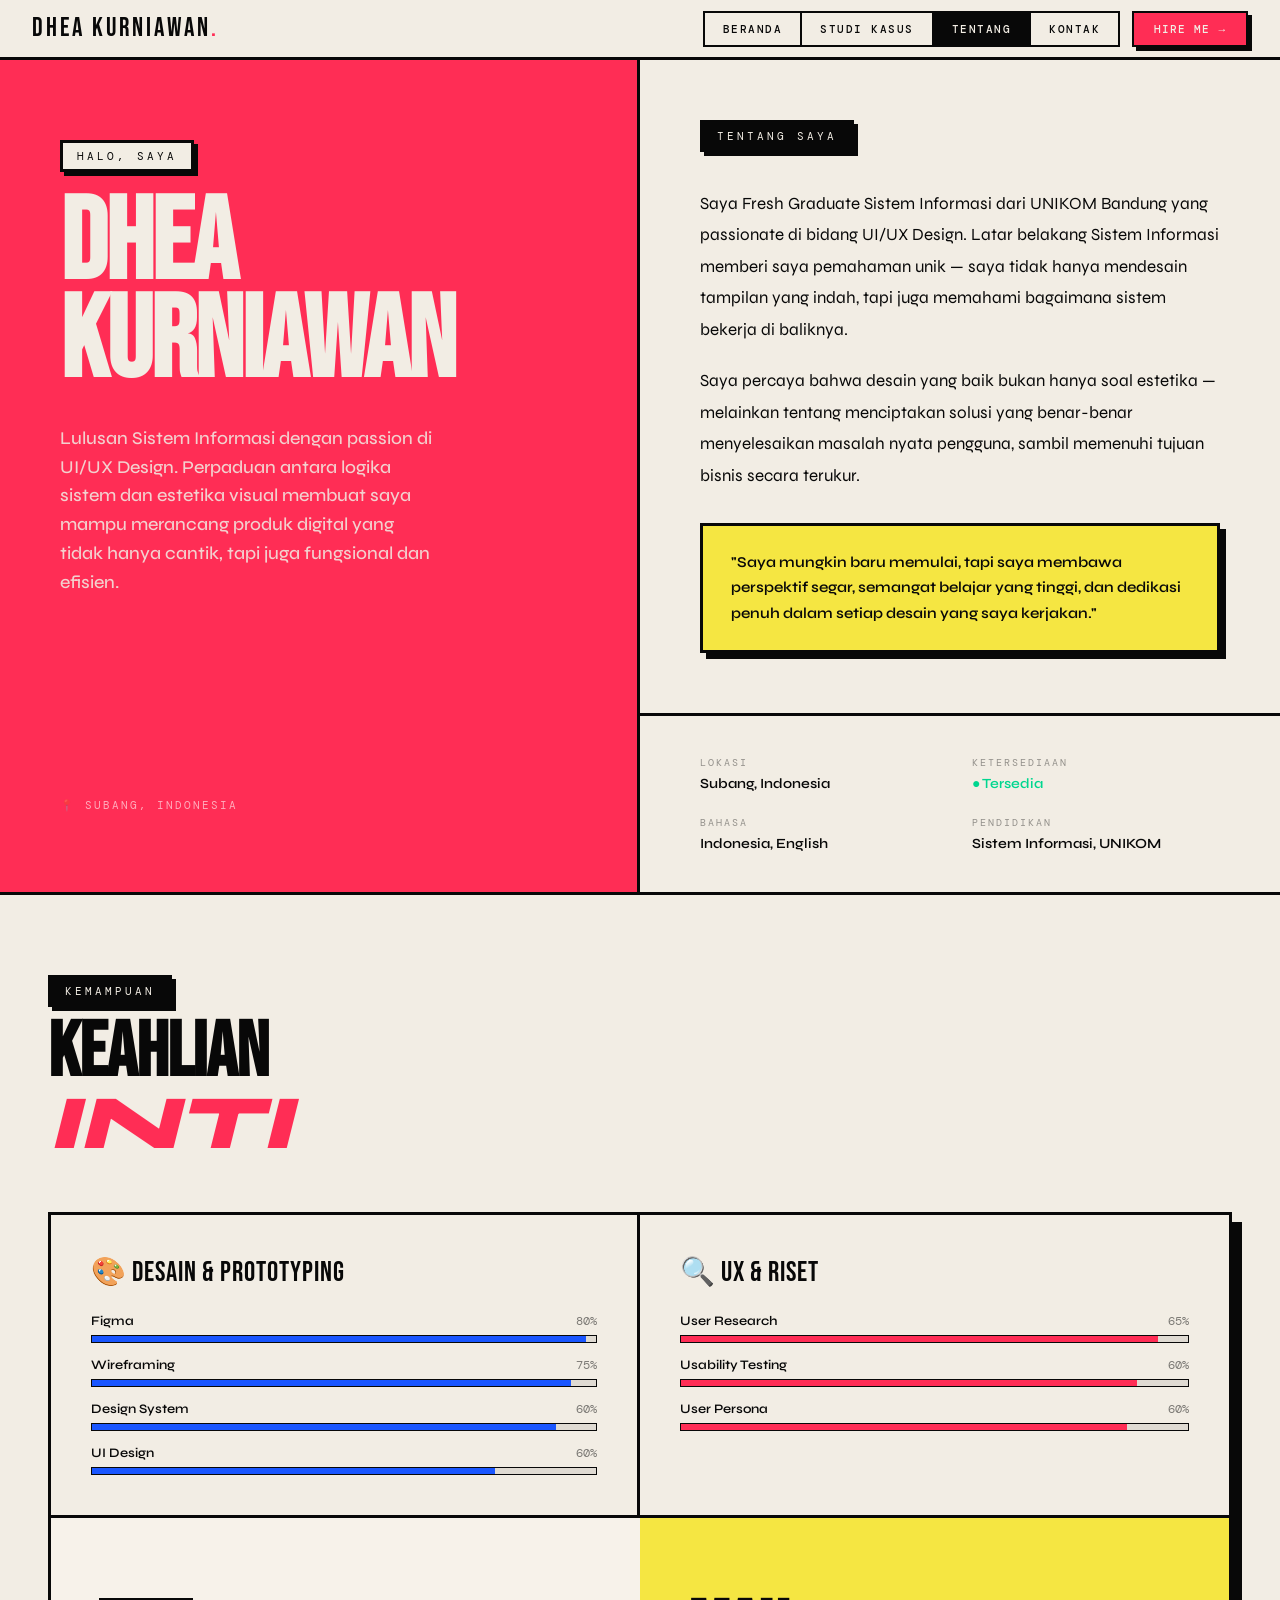
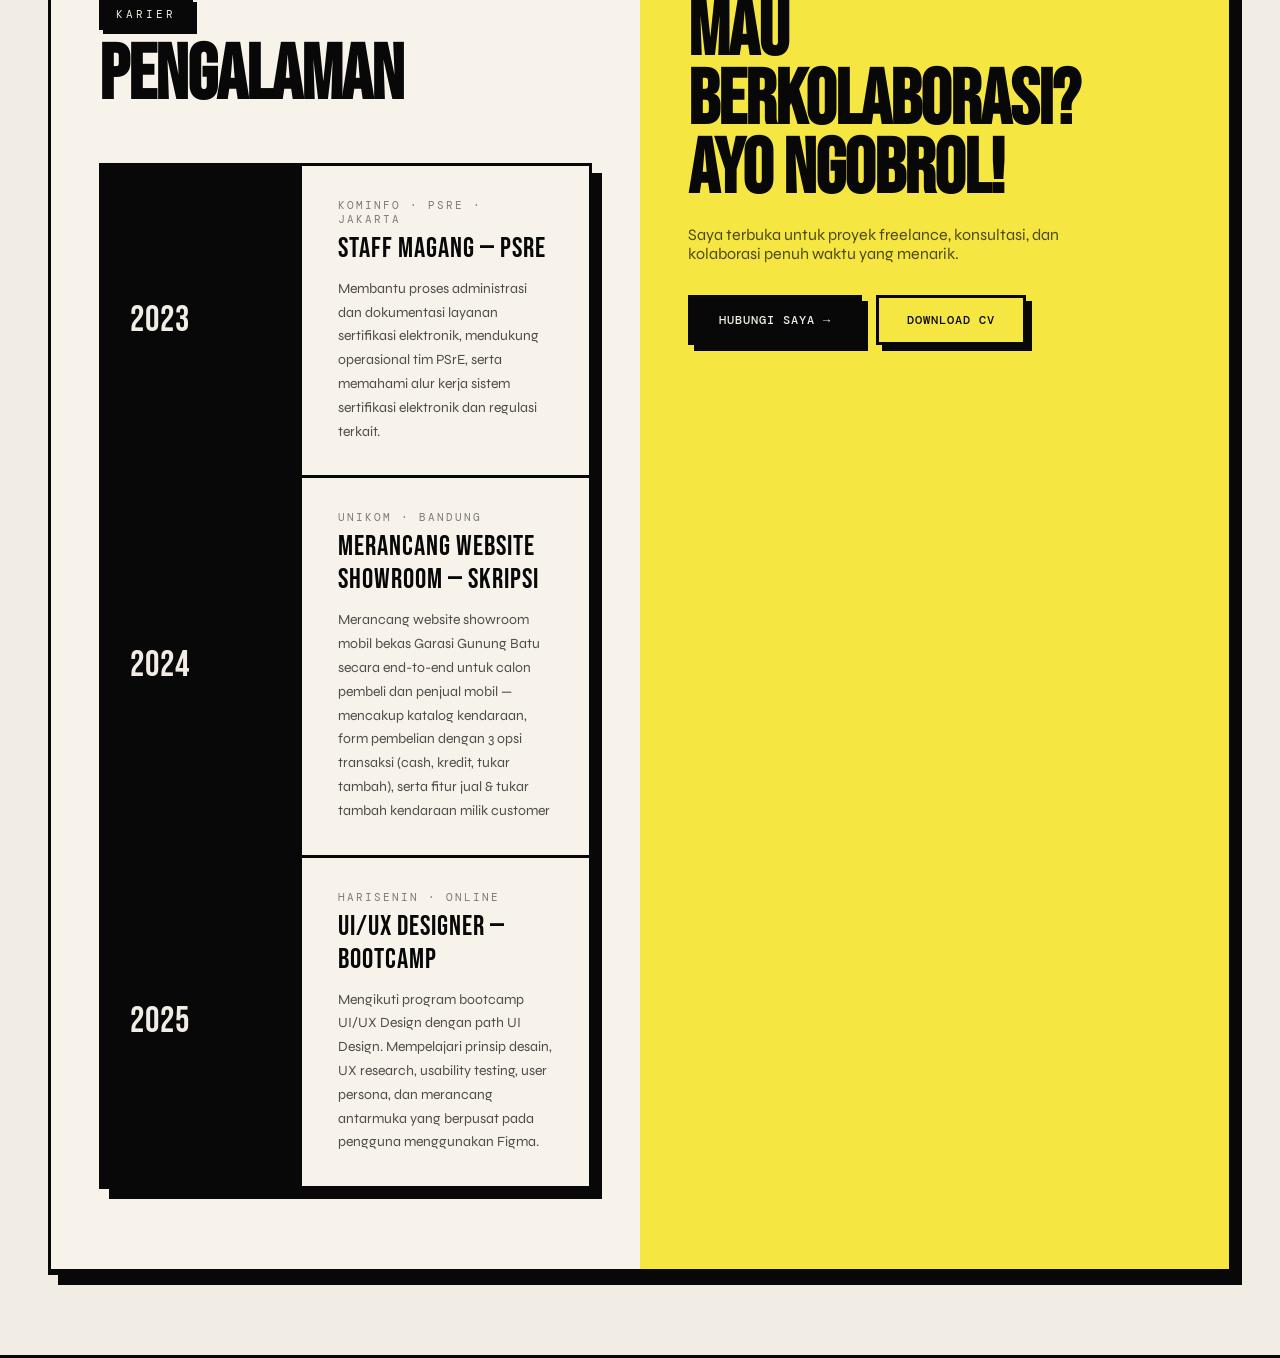
<file: tentang.html>
<!doctype html>
<html lang="id">
  <head>
    <meta charset="UTF-8" />
    <meta name="viewport" content="width=device-width, initial-scale=1.0" />
    <title>DHEA KURNIAWAN — Tentang</title>
    <link rel="preconnect" href="https://fonts.googleapis.com" />
    <link rel="stylesheet" href="style.css" />
    <link
      href="https://fonts.googleapis.com/css2?family=Bebas+Neue&family=DM+Mono:ital,wght@0,400;0,500;1,400&family=Syne:wght@400;500;600;700;800&display=swap"
      rel="stylesheet"
    />
  </head>
  <body>
    <!-- NAVIGATION -->
    <nav>
      <a class="nav-logo" href="index.html">DHEA KURNIAWAN<span>.</span></a>
      <div class="nav-menu">
        <a class="nav-item" href="index.html">Beranda</a>
        <a class="nav-item" href="studi-kasus.html">Studi Kasus</a>
        <a class="nav-item active" href="tentang.html">Tentang</a>
        <a class="nav-item" href="kontak.html">Kontak</a>
        <a class="nav-cta" href="kontak.html">Hire Me →</a>
      </div>
    </nav>

    <div class="page-content" style="background: var(--putih)">
      <!-- ABOUT HERO -->
      <div class="about-hero">
        <div class="about-hero-left">
          <div>
            <div
              class="section-label"
              style="
                background: var(--putih);
                color: var(--hitam);
                margin-bottom: 24px;
              "
            >
              Halo, saya
            </div>
            <h1 class="about-name">DHEA<br />KURNIAWAN</h1>
            <p class="about-tagline">
              Lulusan Sistem Informasi dengan passion di UI/UX Design. Perpaduan
              antara logika sistem dan estetika visual membuat saya mampu
              merancang produk digital yang tidak hanya cantik, tapi juga
              fungsional dan efisien.
            </p>
          </div>
          <div class="about-location">📍 Subang, Indonesia</div>
        </div>
        <div class="about-hero-right">
          <div class="about-bio">
            <div class="section-label">Tentang Saya</div>
            <div class="about-bio-text">
              <p>
                Saya Fresh Graduate Sistem Informasi dari UNIKOM Bandung yang
                passionate di bidang UI/UX Design. Latar belakang Sistem
                Informasi memberi saya pemahaman unik — saya tidak hanya
                mendesain tampilan yang indah, tapi juga memahami bagaimana
                sistem bekerja di baliknya.
              </p>
              <p>
                Saya percaya bahwa desain yang baik bukan hanya soal estetika —
                melainkan tentang menciptakan solusi yang benar-benar
                menyelesaikan masalah nyata pengguna, sambil memenuhi tujuan
                bisnis secara terukur.
              </p>
              <div class="about-bio-highlight">
                "Saya mungkin baru memulai, tapi saya membawa perspektif segar,
                semangat belajar yang tinggi, dan dedikasi penuh dalam setiap
                desain yang saya kerjakan."
              </div>
            </div>
          </div>
          <div class="about-quick">
            <div class="quick-item">
              <div class="quick-label">Lokasi</div>
              <div class="quick-value">Subang, Indonesia</div>
            </div>
            <div class="quick-item">
              <div class="quick-label">Ketersediaan</div>
              <div class="quick-value" style="color: var(--hijau)">
                ● Tersedia
              </div>
            </div>
            <div class="quick-item">
              <div class="quick-label">Bahasa</div>
              <div class="quick-value">Indonesia, English</div>
            </div>
            <div class="quick-item">
              <div class="quick-label">Pendidikan</div>
              <div class="quick-value">Sistem Informasi, UNIKOM</div>
            </div>
          </div>
        </div>
      </div>

      <!-- SKILLS -->
      <div class="skills-section reveal">
        <div class="section-header">
          <div>
            <div class="section-label">Kemampuan</div>
            <h2 class="section-title">KEAHLIAN<br /><em>INTI</em></h2>
          </div>
        </div>
        <div class="skills-grid">
          <div class="skill-group">
            <div class="skill-group-title">🎨 DESAIN & PROTOTYPING</div>
            <div class="skill-bars">
              <div class="skill-bar-item">
                <div class="skill-bar-top">
                  <span class="skill-bar-name">Figma</span
                  ><span class="skill-bar-pct">80%</span>
                </div>
                <div class="skill-bar-track">
                  <div
                    class="skill-bar-fill fill-biru"
                    style="width: 98%"
                  ></div>
                </div>
              </div>
              <div class="skill-bar-item">
                <div class="skill-bar-top">
                  <span class="skill-bar-name">Wireframing</span
                  ><span class="skill-bar-pct">75%</span>
                </div>
                <div class="skill-bar-track">
                  <div
                    class="skill-bar-fill fill-biru"
                    style="width: 95%"
                  ></div>
                </div>
              </div>
              <div class="skill-bar-item">
                <div class="skill-bar-top">
                  <span class="skill-bar-name">Design System</span
                  ><span class="skill-bar-pct">60%</span>
                </div>
                <div class="skill-bar-track">
                  <div
                    class="skill-bar-fill fill-biru"
                    style="width: 92%"
                  ></div>
                </div>
              </div>
              <div class="skill-bar-item">
                <div class="skill-bar-top">
                  <span class="skill-bar-name">UI Design</span
                  ><span class="skill-bar-pct">60%</span>
                </div>
                <div class="skill-bar-track">
                  <div
                    class="skill-bar-fill fill-biru"
                    style="width: 80%"
                  ></div>
                </div>
              </div>
            </div>
          </div>
          <div class="skill-group">
            <div class="skill-group-title">🔍 UX & RISET</div>
            <div class="skill-bars">
              <div class="skill-bar-item">
                <div class="skill-bar-top">
                  <span class="skill-bar-name">User Research</span
                  ><span class="skill-bar-pct">65%</span>
                </div>
                <div class="skill-bar-track">
                  <div
                    class="skill-bar-fill fill-merah"
                    style="width: 94%"
                  ></div>
                </div>
              </div>
              <div class="skill-bar-item">
                <div class="skill-bar-top">
                  <span class="skill-bar-name">Usability Testing</span
                  ><span class="skill-bar-pct">60%</span>
                </div>
                <div class="skill-bar-track">
                  <div
                    class="skill-bar-fill fill-merah"
                    style="width: 90%"
                  ></div>
                </div>
              </div>
              <div class="skill-bar-item">
                <div class="skill-bar-top">
                  <span class="skill-bar-name">User Persona</span
                  ><span class="skill-bar-pct">60%</span>
                </div>
                <div class="skill-bar-track">
                  <div
                    class="skill-bar-fill fill-merah"
                    style="width: 88%"
                  ></div>
                </div>
              </div>
            </div>
          </div>
          

      <!-- EXPERIENCE -->
      <div class="exp-section reveal">
        <div class="section-header">
          <div>
            <div class="section-label">Karier</div>
            <h2 class="section-title">PENGALAMAN</h2>
          </div>
        </div>
        <div class="exp-timeline">
          <div class="exp-item">
            <div class="exp-year">
              <div class="exp-year-num">2023</div>
            </div>
            <div class="exp-content">
              <div class="exp-company">KOMINFO · PSRE · Jakarta</div>
              <div class="exp-role">STAFF MAGANG — PSRE</div>
              <p class="exp-desc">
                Membantu proses administrasi dan 
                dokumentasi layanan sertifikasi elektronik, 
                mendukung operasional tim PSrE, serta 
                memahami alur kerja sistem sertifikasi 
                elektronik dan regulasi terkait.
              </p>
            </div>
          </div>
          <div class="exp-item">
            <div class="exp-year">
              <div class="exp-year-num">2024</div>
            </div>
            <div class="exp-content">
              <div class="exp-company">UNIKOM · Bandung</div>
              <div class="exp-role">MERANCANG WEBSITE SHOWROOM — SKRIPSI</div>
              <p class="exp-desc">
                Merancang website showroom mobil 
                bekas Garasi Gunung Batu secara end-to-end 
                untuk calon pembeli dan penjual mobil — 
                mencakup katalog kendaraan, form pembelian 
                dengan 3 opsi transaksi (cash, kredit, tukar 
                tambah), serta fitur jual & tukar tambah 
                kendaraan milik customer
              </p>
            </div>
          </div>
          <div class="exp-item">
            <div class="exp-year">
              <div class="exp-year-num">2025</div>
            </div>
            <div class="exp-content">
              <div class="exp-company">HARISENIN  · Online</div>
              <div class="exp-role">UI/UX DESIGNER — BOOTCAMP</div>
              <p class="exp-desc">
                Mengikuti program bootcamp UI/UX 
                Design dengan path UI Design. Mempelajari 
                prinsip desain, UX research, usability 
                testing, user persona, dan merancang 
                antarmuka yang berpusat pada pengguna 
                menggunakan Figma.
              </p>
            </div>
          </div>
        </div>
      </div>

      <!-- ABOUT CTA -->
      <div class="section reveal" style="background: var(--kuning)">
        <div
          style="
            display: flex;
            align-items: center;
            justify-content: space-between;
            flex-wrap: wrap;
            gap: 32px;
          "
        >
          <div>
            <h2
              style="
                font-family: &quot;Bebas Neue&quot;, sans-serif;
                font-size: clamp(40px, 6vw, 80px);
                line-height: 0.9;
                letter-spacing: -1px;
              "
            >
              MAU BERKOLABORASI?<br />AYO NGOBROL!
            </h2>
            <p
              style="
                margin-top: 20px;
                font-size: 16px;
                opacity: 0.7;
                max-width: 400px;
              "
            >
              Saya terbuka untuk proyek freelance, konsultasi, dan kolaborasi
              penuh waktu yang menarik.
            </p>
          </div>
          <div style="display: flex; gap: 14px; flex-wrap: wrap">
            <a class="btn btn-hitam" href="kontak.html">Hubungi Saya →</a>
            <button class="btn btn-outline">Download CV</button>
          </div>
        </div>
      </div>
    </div>

    <script>
      const observer = new IntersectionObserver(
        (entries) => {
          entries.forEach((entry, i) => {
            if (entry.isIntersecting) {
              setTimeout(() => entry.target.classList.add("visible"), i * 80);
            }
          });
        },
        { threshold: 0.1 },
      );
      document.querySelectorAll(".reveal").forEach((el) => {
        const rect = el.getBoundingClientRect();
        if (rect.top < window.innerHeight) el.classList.add("visible");
        else observer.observe(el);
      });
    </script>
  </body>
</html>
</file>
<file: style.css>
/* ============================
   ROOT & RESET
   ============================ */
:root {
  --hitam: #080808;
  --putih: #f2ede4;
  --kuning: #f5e642;
  --merah: #ff2d55;
  --biru: #1a56ff;
  --hijau: #00d68f;
  --oranye: #ff6b1a;
  --ungu: #9b5de5;
  --border: 3px solid #080808;
  --border-thick: 4px solid #080808;
  --shadow-sm: 4px 4px 0px #080808;
  --shadow-md: 6px 6px 0px #080808;
  --shadow-lg: 10px 10px 0px #080808;
  --shadow-xl: 14px 14px 0px #080808;
}

*,
*::before,
*::after {
  margin: 0;
  padding: 0;
  box-sizing: border-box;
}

html {
  scroll-behavior: smooth;
}

body {
  font-family: "Syne", sans-serif;
  background: var(--putih);
  color: var(--hitam);
  overflow-x: hidden;
  cursor: auto;
}

/* ============================
   NAVIGATION
   ============================ */
nav {
  position: fixed;
  top: 0;
  left: 0;
  right: 0;
  z-index: 900;
  background: var(--putih);
  border-bottom: var(--border);
  height: 60px;
  display: flex;
  align-items: center;
  justify-content: space-between;
  padding: 0 32px;
}

.nav-logo {
  font-family: "Bebas Neue", sans-serif;
  font-size: 26px;
  letter-spacing: 3px;
  cursor: pointer;
  user-select: none;
  text-decoration: none;
  color: var(--hitam);
}

.nav-logo span {
  color: var(--merah);
}

.nav-menu {
  display: flex;
  gap: 0;
  align-items: center;
}

.nav-item {
  font-family: "DM Mono", monospace;
  font-size: 11px;
  font-weight: 500;
  text-transform: uppercase;
  letter-spacing: 1.5px;
  padding: 0 18px;
  height: 36px;
  display: flex;
  align-items: center;
  border: 2px solid var(--hitam);
  margin-left: -2px;
  cursor: pointer;
  background: var(--putih);
  transition:
    background 0.12s,
    color 0.12s,
    transform 0.1s;
  user-select: none;
  text-decoration: none;
  color: var(--hitam);
}

.nav-item:hover {
  background: var(--kuning);
  transform: translateY(-2px);
}

.nav-item.active {
  background: var(--hitam);
  color: var(--putih);
}

.nav-cta {
  font-family: "DM Mono", monospace;
  font-size: 11px;
  font-weight: 500;
  text-transform: uppercase;
  letter-spacing: 1px;
  padding: 0 20px;
  height: 36px;
  display: flex;
  align-items: center;
  border: 2px solid var(--hitam);
  margin-left: 12px;
  cursor: pointer;
  background: var(--merah);
  color: var(--putih);
  box-shadow: var(--shadow-sm);
  transition:
    transform 0.1s,
    box-shadow 0.1s;
  text-decoration: none;
}

.nav-cta:hover {
  transform: translate(-2px, -2px);
  box-shadow: 6px 6px 0 var(--hitam);
}

/* ============================
   PAGE WRAPPER
   ============================ */
.page-content {
  padding-top: 60px;
  min-height: 100vh;
}

/* ============================
   BUTTONS
   ============================ */
.btn {
  font-family: "DM Mono", monospace;
  font-size: 12px;
  font-weight: 500;
  text-transform: uppercase;
  letter-spacing: 1px;
  padding: 14px 28px;
  border: var(--border);
  cursor: pointer;
  box-shadow: var(--shadow-md);
  transition:
    transform 0.1s,
    box-shadow 0.1s;
  display: inline-flex;
  align-items: center;
  gap: 8px;
  user-select: none;
  text-decoration: none;
}

.btn:hover {
  transform: translate(-3px, -3px);
  box-shadow: 9px 9px 0 var(--hitam);
}

.btn:active {
  transform: translate(3px, 3px);
  box-shadow: 3px 3px 0 var(--hitam);
}

.btn-hitam {
  background: var(--hitam);
  color: var(--putih);
}

.btn-kuning {
  background: var(--kuning);
  color: var(--hitam);
}

.btn-merah {
  background: var(--merah);
  color: var(--putih);
}

.btn-biru {
  background: var(--biru);
  color: var(--putih);
}

.btn-putih {
  background: var(--putih);
  color: var(--hitam);
}

.btn-outline {
  background: transparent;
  color: var(--hitam);
}

/* ============================
   SECTION BASE
   ============================ */
.section {
  padding: 80px 48px;
  border-bottom: var(--border);
}

.section-header {
  display: flex;
  align-items: flex-end;
  justify-content: space-between;
  margin-bottom: 52px;
}

.section-label {
  font-family: "DM Mono", monospace;
  font-size: 11px;
  letter-spacing: 3px;
  text-transform: uppercase;
  border: var(--border);
  padding: 6px 14px;
  background: var(--hitam);
  color: var(--putih);
  box-shadow: var(--shadow-sm);
  margin-bottom: 12px;
  display: inline-block;
}

.section-title {
  font-family: "Bebas Neue", sans-serif;
  font-size: clamp(44px, 6vw, 80px);
  line-height: 0.9;
  letter-spacing: -1px;
}

.section-title em {
  font-style: italic;
  color: var(--merah);
  font-family: "Syne", sans-serif;
  font-weight: 800;
}

/* ============================
   SCROLL REVEAL
   ============================ */
.reveal {
  opacity: 0;
  transform: translateY(24px);
  transition:
    opacity 0.6s ease,
    transform 0.6s ease;
}

.reveal.visible {
  opacity: 1;
  transform: translateY(0);
}

/* ============================
   MARQUEE STRIP
   ============================ */
.marquee-strip {
  background: var(--kuning);
  border-top: var(--border);
  border-bottom: var(--border);
  padding: 12px 0;
  overflow: hidden;
  white-space: nowrap;
}

.marquee-inner {
  display: inline-flex;
  gap: 48px;
  animation: marquee 18s linear infinite;
}

.marquee-item {
  font-family: "Bebas Neue", sans-serif;
  font-size: 18px;
  letter-spacing: 3px;
  color: var(--hitam);
}

.marquee-sep {
  opacity: 0.4;
}

@keyframes marquee {
  from {
    transform: translateX(0);
  }

  to {
    transform: translateX(-50%);
  }
}

/* ============================
   FOOTER
   ============================ */
.home-footer {
  padding: 40px 48px;
  display: flex;
  align-items: center;
  justify-content: space-between;
  flex-wrap: wrap;
  gap: 20px;
}

.footer-copy {
  font-family: "DM Mono", monospace;
  font-size: 11px;
  letter-spacing: 1px;
  text-transform: uppercase;
  opacity: 0.5;
}

.social-links {
  display: flex;
  gap: 0;
}

.social-link {
  width: 40px;
  height: 40px;
  border: var(--border);
  margin-left: -2px;
  display: flex;
  align-items: center;
  justify-content: center;
  font-size: 16px;
  cursor: pointer;
  background: var(--putih);
  transition:
    background 0.12s,
    transform 0.1s;
  text-decoration: none;
  color: var(--hitam);
}

.social-link:hover {
  background: var(--kuning);
  transform: translateY(-3px);
}

/* ============================
   HERO — HOMEPAGE
   ============================ */
.hero {
  display: grid;
  grid-template-columns: 55% 45%;
  min-height: calc(100vh - 60px);
  border-bottom: var(--border);
}

.hero-left {
  padding: 70px 60px;
  border-right: var(--border);
  background: var(--kuning);
  display: flex;
  flex-direction: column;
  justify-content: space-between;
  position: relative;
  overflow: hidden;
}

.hero-left::after {
  content: "✦";
  position: absolute;
  bottom: -20px;
  right: -20px;
  font-size: 200px;
  color: rgba(0, 0, 0, 0.06);
  line-height: 1;
}

.hero-badge {
  display: inline-flex;
  align-items: center;
  gap: 8px;
  border: var(--border);
  background: var(--putih);
  box-shadow: var(--shadow-sm);
  padding: 7px 16px;
  width: fit-content;
  margin-bottom: 36px;
}

.badge-dot {
  width: 8px;
  height: 8px;
  background: var(--hijau);
  border-radius: 50%;
  animation: pulse 2s infinite;
}

@keyframes pulse {

  0%,
  100% {
    opacity: 1;
  }

  50% {
    opacity: 0.4;
  }
}

.badge-text {
  font-family: "DM Mono", monospace;
  font-size: 10px;
  letter-spacing: 2px;
  text-transform: uppercase;
}

.hero-heading {
  font-family: "Bebas Neue", sans-serif;
  font-size: clamp(72px, 10vw, 140px);
  line-height: 0.88;
  letter-spacing: -1px;
  margin-bottom: 32px;
}

.hero-heading .line2 {
  display: block;
  color: var(--merah);
}

.hero-heading .line3 {
  display: block;
  -webkit-text-stroke: 3px var(--hitam);
  color: transparent;
}

.hero-desc {
  font-size: 16px;
  line-height: 1.7;
  max-width: 420px;
  font-weight: 500;
  margin-bottom: 44px;
}

.hero-actions {
  display: flex;
  gap: 14px;
  flex-wrap: wrap;
}

.hero-stats {
  display: flex;
  gap: 0;
  margin-top: 60px;
  border-top: var(--border);
  padding-top: 32px;
}

.stat-item {
  flex: 1;
  padding-right: 24px;
  margin-right: 24px;
  border-right: 2px solid rgba(0, 0, 0, 0.2);
}

.stat-item:last-child {
  border-right: none;
}

.stat-num {
  font-family: "Bebas Neue", sans-serif;
  font-size: 52px;
  line-height: 1;
  letter-spacing: -1px;
}

.stat-label {
  font-family: "DM Mono", monospace;
  font-size: 10px;
  letter-spacing: 2px;
  text-transform: uppercase;
  opacity: 0.7;
}

.hero-right {
  background: var(--hitam);
  position: relative;
  display: flex;
  flex-direction: column;
  overflow: hidden;
}

.hero-visual-top {
  flex: 1;
  display: flex;
  align-items: center;
  justify-content: center;
  position: relative;
  padding: 40px;
}

.avatar-frame {
  width: 260px;
  height: 340px;
  border: 4px solid var(--kuning);
  box-shadow: var(--shadow-xl);
  position: relative;
  overflow: hidden;
  background: #1a1a1a;
  display: flex;
  align-items: center;
  justify-content: center;
}

.avatar-initials {
  font-family: "Bebas Neue", sans-serif;
  font-size: 140px;
  color: var(--kuning);
  letter-spacing: -4px;
  line-height: 1;
  z-index: 1;
  opacity: 0.9;
}

.avatar-frame::before {
  content: "";
  position: absolute;
  inset: 0;
  background: linear-gradient(135deg,
      rgba(255, 45, 85, 0.2),
      transparent 50%,
      rgba(26, 86, 255, 0.2));
}

.avatar-frame::after {
  content: "UI/UX";
  position: absolute;
  bottom: 16px;
  left: 0;
  right: 0;
  text-align: center;
  font-family: "DM Mono", monospace;
  font-size: 11px;
  letter-spacing: 4px;
  color: var(--kuning);
  text-transform: uppercase;
}

.float-chip {
  position: absolute;
  background: var(--putih);
  border: var(--border);
  box-shadow: var(--shadow-md);
  padding: 10px 16px;
  font-family: "DM Mono", monospace;
  font-size: 11px;
  font-weight: 500;
  letter-spacing: 1px;
  text-transform: uppercase;
  animation: float 3s ease-in-out infinite;
}

.float-chip:nth-child(2) {
  top: 40px;
  right: 30px;
  background: var(--hijau);
  animation-delay: 0.5s;
}

.float-chip:nth-child(3) {
  bottom: 80px;
  left: 20px;
  background: var(--oranye);
  animation-delay: 1s;
}

.float-chip:nth-child(4) {
  bottom: 140px;
  right: 20px;
  background: var(--ungu);
  color: var(--putih);
  animation-delay: 1.5s;
}

@keyframes float {

  0%,
  100% {
    transform: translateY(0);
  }

  50% {
    transform: translateY(-10px);
  }
}

.hero-ticker {
  border-top: var(--border);
  background: var(--merah);
  padding: 14px 0;
  overflow: hidden;
  white-space: nowrap;
}

.ticker-inner {
  display: inline-flex;
  gap: 60px;
  animation: ticker 20s linear infinite;
}

.ticker-item {
  font-family: "Bebas Neue", sans-serif;
  font-size: 20px;
  letter-spacing: 4px;
  color: var(--putih);
}

.ticker-sep {
  color: var(--kuning);
}

@keyframes ticker {
  from {
    transform: translateX(0);
  }

  to {
    transform: translateX(-50%);
  }
}

/* ============================
   HOMEPAGE — PROYEK UNGGULAN
   ============================ */
.projects-grid {
  display: grid;
  grid-template-columns: repeat(12, 1fr);
  gap: 0;
  border: var(--border);
}

.proj-card {
  border: var(--border);
  margin: -1px;
  position: relative;
  overflow: hidden;
  cursor: pointer;
  background: var(--putih);
  transition: transform 0.15s;
}

.proj-card:hover {
  z-index: 10;
  transform: translate(-4px, -4px);
  box-shadow: var(--shadow-lg);
}

.proj-card:hover .proj-thumb {
  transform: scale(1.03);
}

.proj-card--large {
  grid-column: span 7;
  grid-row: span 2;
}

.proj-card--medium {
  grid-column: span 5;
}

.proj-card--wide {
  grid-column: span 5;
}

.proj-thumb {
  width: 100%;
  height: 280px;
  display: flex;
  align-items: center;
  justify-content: center;
  font-family: "Bebas Neue", sans-serif;
  font-size: 80px;
  letter-spacing: -2px;
  color: var(--putih);
  position: relative;
  overflow: hidden;
  transition: transform 0.3s;
}

.proj-card--large .proj-thumb {
  height: 380px;
  font-size: 120px;
}

.proj-thumb--1 {
  background: var(--biru);
}

.proj-thumb--2 {
  background: var(--merah);
}

.proj-thumb--3 {
  background: var(--ungu);
}

.proj-thumb--4 {
  background: var(--oranye);
}

.proj-thumb-pattern {
  position: absolute;
  inset: 0;
  background-image: repeating-linear-gradient(45deg,
      rgba(255, 255, 255, 0.07) 0,
      rgba(255, 255, 255, 0.07) 1px,
      transparent 0,
      transparent 50%);
  background-size: 16px 16px;
}

.proj-thumb-label {
  position: relative;
  z-index: 1;
  text-align: center;
  padding: 20px;
}

.proj-thumb-icon {
  font-size: 64px;
  display: block;
  line-height: 1;
}

.proj-thumb-name {
  font-size: 22px;
  letter-spacing: 3px;
  display: block;
  margin-top: 8px;
}

.proj-info {
  padding: 24px 28px;
  border-top: var(--border);
}

.proj-tags {
  display: flex;
  gap: 8px;
  flex-wrap: wrap;
  margin-bottom: 12px;
}

.tag {
  font-family: "DM Mono", monospace;
  font-size: 10px;
  letter-spacing: 1px;
  text-transform: uppercase;
  border: 1.5px solid var(--hitam);
  padding: 4px 10px;
  background: var(--putih);
}

.tag--kuning {
  background: var(--kuning);
}

.tag--hijau {
  background: var(--hijau);
}

.tag--merah {
  background: var(--merah);
  color: var(--putih);
}

.proj-name {
  font-family: "Bebas Neue", sans-serif;
  font-size: 28px;
  letter-spacing: 1px;
  line-height: 1;
  margin-bottom: 8px;
}

.proj-card--large .proj-name {
  font-size: 38px;
}

.proj-desc {
  font-size: 13px;
  line-height: 1.6;
  opacity: 0.7;
  margin-bottom: 16px;
}

.proj-link {
  font-family: "DM Mono", monospace;
  font-size: 11px;
  letter-spacing: 1px;
  text-transform: uppercase;
  display: inline-flex;
  align-items: center;
  gap: 6px;
  text-decoration: none;
  color: var(--hitam);
  font-weight: 500;
  border-bottom: 2px solid var(--hitam);
  padding-bottom: 2px;
  cursor: pointer;
}

.proj-link:hover {
  color: var(--merah);
  border-color: var(--merah);
}

/* ============================
   HOMEPAGE — PROSES DESAIN
   ============================ */
.process-section {
  padding: 80px 48px;
  border-bottom: var(--border);
  background: var(--hitam);
  color: var(--putih);
}

.process-section .section-label {
  background: var(--kuning);
  color: var(--hitam);
  border-color: var(--kuning);
}

.process-section .section-title {
  color: var(--putih);
}

.process-steps {
  display: grid;
  grid-template-columns: repeat(4, 1fr);
  gap: 0;
  margin-top: 52px;
  border: 3px solid var(--putih);
}

.process-step {
  padding: 40px 32px;
  border-right: 3px solid var(--putih);
  position: relative;
  transition: background 0.2s;
}

.process-step:last-child {
  border-right: none;
}

.process-step:hover {
  background: #1a1a1a;
}

.step-num {
  font-family: "Bebas Neue", sans-serif;
  font-size: 80px;
  line-height: 1;
  color: rgba(255, 255, 255, 0.08);
  position: absolute;
  top: 20px;
  right: 20px;
  letter-spacing: -2px;
}

.step-icon {
  font-size: 40px;
  margin-bottom: 20px;
  display: block;
}

.step-title {
  font-family: "Bebas Neue", sans-serif;
  font-size: 32px;
  letter-spacing: 1px;
  color: var(--kuning);
  margin-bottom: 14px;
}

.step-desc {
  font-size: 14px;
  line-height: 1.7;
  opacity: 0.65;
}

.step-tag {
  display: inline-block;
  margin-top: 20px;
  font-family: "DM Mono", monospace;
  font-size: 10px;
  letter-spacing: 2px;
  text-transform: uppercase;
  border: 1.5px solid rgba(255, 255, 255, 0.3);
  padding: 4px 12px;
  color: rgba(255, 255, 255, 0.5);
}

/* ============================
   HOMEPAGE — TESTIMONI
   ============================ */
.testimonials-section {
  padding: 80px 48px;
  border-bottom: var(--border);
  background: var(--biru);
}

.testimonials-section .section-label {
  background: var(--putih);
  color: var(--hitam);
}

.testimonials-section .section-title {
  color: var(--putih);
}

.testimonials-grid {
  display: grid;
  grid-template-columns: repeat(3, 1fr);
  gap: 0;
  margin-top: 52px;
  border: 3px solid var(--putih);
}

.testi-card {
  padding: 36px 32px;
  border-right: 3px solid var(--putih);
  position: relative;
  background: var(--biru);
  transition: background 0.2s;
}

.testi-card:last-child {
  border-right: none;
}

.testi-card:hover {
  background: #0e3dcc;
}

.testi-quote {
  font-family: "Bebas Neue", sans-serif;
  font-size: 80px;
  color: rgba(255, 255, 255, 0.15);
  line-height: 1;
  position: absolute;
  top: 20px;
  left: 24px;
}

.testi-text {
  font-size: 15px;
  line-height: 1.75;
  color: var(--putih);
  margin-top: 32px;
  margin-bottom: 28px;
  font-weight: 500;
  font-style: italic;
  position: relative;
  z-index: 1;
}

.testi-author {
  display: flex;
  align-items: center;
  gap: 14px;
}

.testi-avatar {
  width: 48px;
  height: 48px;
  border: 2.5px solid var(--putih);
  border-radius: 50%;
  display: flex;
  align-items: center;
  justify-content: center;
  font-family: "Bebas Neue", sans-serif;
  font-size: 20px;
  color: var(--putih);
  background: rgba(255, 255, 255, 0.15);
  flex-shrink: 0;
}

.testi-name {
  font-weight: 700;
  color: var(--putih);
  font-size: 14px;
}

.testi-role {
  font-family: "DM Mono", monospace;
  font-size: 10px;
  letter-spacing: 1px;
  text-transform: uppercase;
  color: rgba(255, 255, 255, 0.55);
  margin-top: 2px;
}

.testi-stars {
  color: var(--kuning);
  font-size: 14px;
  margin-top: 4px;
}

/* ============================
   CASE STUDY PAGE
   ============================ */
.cs-hero {
  background: var(--hitam);
  color: var(--putih);
  padding: 80px 48px;
  border-bottom: var(--border);
  display: grid;
  grid-template-columns: 1fr 1fr;
  gap: 60px;
  align-items: center;
}

.cs-meta {
  display: flex;
  gap: 10px;
  flex-wrap: wrap;
  margin-bottom: 24px;
}

.cs-tag {
  font-family: "DM Mono", monospace;
  font-size: 10px;
  letter-spacing: 2px;
  text-transform: uppercase;
  border: 1.5px solid rgba(255, 255, 255, 0.3);
  padding: 5px 12px;
  color: rgba(255, 255, 255, 0.7);
}

.cs-tag--accent {
  background: var(--kuning);
  color: var(--hitam);
  border-color: var(--kuning);
}

.cs-title {
  font-family: "Bebas Neue", sans-serif;
  font-size: clamp(52px, 7vw, 96px);
  line-height: 0.9;
  letter-spacing: -1px;
  margin-bottom: 24px;
}

.cs-title span {
  color: var(--kuning);
}

.cs-desc {
  font-size: 16px;
  line-height: 1.7;
  opacity: 0.7;
  margin-bottom: 32px;
}

.cs-hero-metrics {
  display: flex;
  gap: 32px;
  padding-top: 32px;
  border-top: 1px solid rgba(255, 255, 255, 0.15);
}

.cs-metric-num {
  font-family: "Bebas Neue", sans-serif;
  font-size: 48px;
  color: var(--hijau);
  line-height: 1;
}

.cs-metric-label {
  font-family: "DM Mono", monospace;
  font-size: 10px;
  letter-spacing: 2px;
  text-transform: uppercase;
  opacity: 0.5;
  margin-top: 4px;
}

.cs-hero-visual {
  display: flex;
  align-items: center;
  justify-content: center;
}

.cs-mockup-main {
  width: 100%;
  max-width: 420px;
  border: 3px solid rgba(255, 255, 255, 0.2);
  background: #111;
  box-shadow: var(--shadow-xl);
  border-radius: 4px;
  overflow: hidden;
}

.mockup-bar {
  height: 32px;
  background: #1a1a1a;
  border-bottom: 1px solid rgba(255, 255, 255, 0.1);
  display: flex;
  align-items: center;
  gap: 6px;
  padding: 0 14px;
}

.mockup-dot {
  width: 10px;
  height: 10px;
  border-radius: 50%;
}

.mockup-dot-r {
  background: var(--merah);
}

.mockup-dot-y {
  background: var(--kuning);
}

.mockup-dot-g {
  background: var(--hijau);
}

.mockup-screen {
  height: 260px;
  background: linear-gradient(135deg,
      #1a1a2e 0%,
      #16213e 50%,
      #0f3460 100%);
  display: flex;
  align-items: center;
  justify-content: center;
  flex-direction: column;
  gap: 12px;
  padding: 20px;
}

.mockup-ui-block {
  width: 100%;
  height: 28px;
  background: rgba(255, 255, 255, 0.08);
  border-radius: 2px;
  border: 1px solid rgba(255, 255, 255, 0.05);
}

.mockup-ui-block--accent {
  background: var(--biru);
  opacity: 0.7;
  height: 48px;
}

.mockup-ui-block--short {
  width: 60%;
}

/* CASE STUDY SECTIONS */
.cs-section {
  padding: 72px 48px;
  border-bottom: var(--border);
}

.cs-section-label {
  font-family: "DM Mono", monospace;
  font-size: 10px;
  letter-spacing: 3px;
  text-transform: uppercase;
  margin-bottom: 8px;
  opacity: 0.5;
}

.cs-section-num {
  font-family: "Bebas Neue", sans-serif;
  font-size: 14px;
  letter-spacing: 4px;
  color: var(--merah);
  margin-bottom: 4px;
  display: block;
}

.cs-section-title {
  font-family: "Bebas Neue", sans-serif;
  font-size: clamp(36px, 5vw, 64px);
  line-height: 0.9;
  margin-bottom: 40px;
}

.cs-section-body {
  font-size: 16px;
  line-height: 1.8;
  max-width: 700px;
  opacity: 0.8;
}

.problem-grid {
  display: grid;
  grid-template-columns: 1fr 1fr;
  gap: 0;
  border: var(--border);
  margin-top: 48px;
  box-shadow: var(--shadow-lg);
}

.problem-card {
  padding: 36px;
  border-right: var(--border);
  border-bottom: var(--border);
}

.problem-card:nth-child(even) {
  border-right: none;
}

.problem-card:nth-last-child(-n + 2) {
  border-bottom: none;
}

.problem-card--highlight {
  background: var(--kuning);
}

.problem-icon {
  font-size: 36px;
  margin-bottom: 16px;
  display: block;
}

.problem-title {
  font-family: "Bebas Neue", sans-serif;
  font-size: 28px;
  letter-spacing: 1px;
  margin-bottom: 12px;
}

.problem-text {
  font-size: 14px;
  line-height: 1.7;
  opacity: 0.75;
}

.research-grid {
  display: grid;
  grid-template-columns: repeat(3, 1fr);
  gap: 0;
  border: var(--border);
  margin-top: 48px;
  box-shadow: var(--shadow-lg);
}

.research-card {
  padding: 32px;
  border-right: var(--border);
}

.research-card:last-child {
  border-right: none;
}

.research-card--blue {
  background: var(--biru);
  color: var(--putih);
}

.research-card--green {
  background: var(--hijau);
}

.research-stat {
  font-family: "Bebas Neue", sans-serif;
  font-size: 72px;
  line-height: 1;
  letter-spacing: -2px;
  margin-bottom: 8px;
}

.research-label {
  font-family: "DM Mono", monospace;
  font-size: 11px;
  letter-spacing: 2px;
  text-transform: uppercase;
  opacity: 0.7;
  margin-bottom: 16px;
}

.research-text {
  font-size: 13px;
  line-height: 1.6;
  opacity: 0.75;
}

.wireframe-grid {
  display: grid;
  grid-template-columns: repeat(3, 1fr);
  gap: 0;
  border: var(--border);
  margin-top: 48px;
  box-shadow: var(--shadow-lg);
}

.wireframe-item {
  border-right: var(--border);
  overflow: hidden;
}

.wireframe-item:last-child {
  border-right: none;
}

.wireframe-preview {
  height: 220px;
  background: #f0ede5;
  display: flex;
  align-items: center;
  justify-content: center;
  position: relative;
  border-bottom: var(--border);
  padding: 20px;
}

.wf-screen {
  width: 120px;
  background: var(--putih);
  border: 2px solid var(--hitam);
  box-shadow: var(--shadow-sm);
  padding: 10px 8px;
  display: flex;
  flex-direction: column;
  gap: 6px;
}

.wf-bar {
  height: 8px;
  background: var(--hitam);
  opacity: 0.15;
  border-radius: 1px;
}

.wf-bar--dark {
  opacity: 0.4;
}

.wf-bar--accent {
  background: var(--biru);
  opacity: 0.5;
  height: 20px;
}

.wf-bar--short {
  width: 60%;
}

.wireframe-info {
  padding: 20px 24px;
}

.wireframe-name {
  font-family: "Bebas Neue", sans-serif;
  font-size: 22px;
  letter-spacing: 1px;
  margin-bottom: 6px;
}

.wireframe-desc {
  font-size: 12px;
  line-height: 1.6;
  opacity: 0.6;
  font-family: "DM Mono", monospace;
}

.ui-showcase {
  margin-top: 48px;
  border: var(--border);
  box-shadow: var(--shadow-lg);
  overflow: hidden;
}

.ui-showcase-header {
  background: var(--hitam);
  color: var(--putih);
  padding: 20px 32px;
  display: flex;
  align-items: center;
  justify-content: space-between;
  border-bottom: var(--border);
}

.ui-showcase-title {
  font-family: "Bebas Neue", sans-serif;
  font-size: 22px;
  letter-spacing: 2px;
}

.ui-screens-grid {
  display: grid;
  grid-template-columns: repeat(4, 1fr);
  gap: 0;
}

.ui-screen-card {
  border-right: var(--border);
  overflow: hidden;
}

.ui-screen-card:last-child {
  border-right: none;
}

.ui-screen-preview {
  height: 200px;
  display: flex;
  align-items: center;
  justify-content: center;
  position: relative;
  overflow: hidden;
}

.ui-s1 {
  background: linear-gradient(135deg, var(--biru), #0a2899);
}

.ui-s2 {
  background: linear-gradient(135deg, var(--merah), #8b0000);
}

.ui-s3 {
  background: linear-gradient(135deg, var(--ungu), #5b0098);
}

.ui-s4 {
  background: linear-gradient(135deg, var(--hijau), #006b44);
}

.ui-screen-label {
  position: absolute;
  bottom: 12px;
  left: 0;
  right: 0;
  text-align: center;
  font-family: "DM Mono", monospace;
  font-size: 10px;
  letter-spacing: 2px;
  text-transform: uppercase;
  color: rgba(255, 255, 255, 0.6);
}

.ui-screen-emoji {
  font-size: 48px;
}

.ui-screen-info {
  padding: 16px 20px;
  border-top: var(--border);
  background: var(--putih);
}

.ui-screen-name {
  font-family: "Bebas Neue", sans-serif;
  font-size: 18px;
  letter-spacing: 1px;
}

.ui-screen-desc {
  font-family: "DM Mono", monospace;
  font-size: 10px;
  opacity: 0.5;
  letter-spacing: 1px;
  text-transform: uppercase;
  margin-top: 4px;
}

.prototype-box {
  margin-top: 48px;
  border: var(--border);
  box-shadow: var(--shadow-lg);
  overflow: hidden;
  display: grid;
  grid-template-columns: 1fr 1fr;
}

.proto-left {
  background: var(--oranye);
  padding: 52px 48px;
  display: flex;
  flex-direction: column;
  justify-content: space-between;
  border-right: var(--border);
}

.proto-left-title {
  font-family: "Bebas Neue", sans-serif;
  font-size: 60px;
  line-height: 0.9;
  letter-spacing: -1px;
  margin-bottom: 20px;
}

.proto-left-desc {
  font-size: 15px;
  line-height: 1.7;
  margin-bottom: 32px;
  font-weight: 500;
}

.proto-flow {
  display: flex;
  flex-direction: column;
  gap: 12px;
}

.proto-step {
  display: flex;
  align-items: center;
  gap: 12px;
  border: var(--border);
  background: var(--putih);
  box-shadow: var(--shadow-sm);
  padding: 12px 16px;
}

.proto-step-num {
  font-family: "Bebas Neue", sans-serif;
  font-size: 24px;
  min-width: 32px;
  color: var(--oranye);
}

.proto-step-text {
  font-size: 13px;
  font-weight: 600;
}

.proto-right {
  background: #111;
  display: flex;
  align-items: center;
  justify-content: center;
  padding: 40px;
  position: relative;
}

.proto-phone {
  width: 180px;
  background: #1a1a1a;
  border: 3px solid rgba(255, 255, 255, 0.15);
  border-radius: 24px;
  overflow: hidden;
  box-shadow:
    0 0 60px rgba(255, 107, 26, 0.3),
    var(--shadow-xl);
}

.proto-phone-notch {
  height: 24px;
  background: #0a0a0a;
  border-radius: 0 0 12px 12px;
  width: 60px;
  margin: 0 auto;
  position: relative;
  z-index: 1;
}

.proto-phone-screen {
  height: 300px;
  background: linear-gradient(180deg, #1a1a2e 0%, #16213e 100%);
  display: flex;
  flex-direction: column;
  gap: 8px;
  padding: 16px 12px;
}

.proto-ui-row {
  height: 32px;
  background: rgba(255, 255, 255, 0.06);
  border-radius: 4px;
}

.proto-ui-row--accent {
  background: var(--oranye);
  opacity: 0.8;
}

.proto-ui-row--half {
  width: 55%;
}

.proto-phone-home {
  height: 40px;
  background: #0a0a0a;
  display: flex;
  align-items: center;
  justify-content: center;
}

.proto-home-btn {
  width: 40px;
  height: 5px;
  background: rgba(255, 255, 255, 0.2);
  border-radius: 3px;
}

.proto-badge {
  position: absolute;
  top: 30px;
  right: 30px;
  background: var(--hijau);
  border: var(--border);
  box-shadow: var(--shadow-md);
  padding: 10px 14px;
  font-family: "DM Mono", monospace;
  font-size: 10px;
  letter-spacing: 1px;
  text-transform: uppercase;
  font-weight: 500;
}

.results-bg {
  background: var(--hitam);
  color: var(--putih);
}

.results-grid {
  display: grid;
  grid-template-columns: repeat(4, 1fr);
  gap: 0;
  border: 3px solid var(--putih);
  margin-top: 48px;
}

.result-card {
  padding: 40px 32px;
  border-right: 3px solid var(--putih);
  position: relative;
  overflow: hidden;
}

.result-card:last-child {
  border-right: none;
}

.result-card:hover {
  background: #141414;
}

.result-num {
  font-family: "Bebas Neue", sans-serif;
  font-size: 72px;
  line-height: 1;
  letter-spacing: -2px;
  margin-bottom: 4px;
}

.r1 {
  color: var(--kuning);
}

.r2 {
  color: var(--hijau);
}

.r3 {
  color: var(--merah);
}

.r4 {
  color: var(--oranye);
}

.result-label {
  font-family: "Bebas Neue", sans-serif;
  font-size: 20px;
  letter-spacing: 1px;
  margin-bottom: 12px;
  opacity: 0.9;
}

.result-desc {
  font-size: 13px;
  line-height: 1.6;
  opacity: 0.5;
}

.result-bar-wrap {
  margin-top: 20px;
  height: 6px;
  background: rgba(255, 255, 255, 0.1);
  border-radius: 3px;
  overflow: hidden;
}

.result-bar {
  height: 100%;
  border-radius: 3px;
  transition: width 1s ease;
}

/* ============================
   ABOUT PAGE
   ============================ */
.about-hero {
  display: grid;
  grid-template-columns: 1fr 1fr;
  min-height: 70vh;
  border-bottom: var(--border);
}

.about-hero-left {
  background: var(--merah);
  padding: 80px 60px;
  border-right: var(--border);
  display: flex;
  flex-direction: column;
  justify-content: space-between;
}

.about-name {
  font-family: "Bebas Neue", sans-serif;
  font-size: clamp(60px, 9vw, 120px);
  line-height: 0.85;
  color: var(--putih);
  letter-spacing: -2px;
  margin-bottom: 32px;
}

.about-tagline {
  font-size: 18px;
  color: var(--putih);
  line-height: 1.6;
  opacity: 0.85;
  max-width: 380px;
  font-weight: 500;
}

.about-location {
  font-family: "DM Mono", monospace;
  font-size: 11px;
  letter-spacing: 2px;
  text-transform: uppercase;
  color: rgba(255, 255, 255, 0.6);
  margin-top: 32px;
  display: flex;
  align-items: center;
  gap: 8px;
}

.about-hero-right {
  display: flex;
  flex-direction: column;
}

.about-bio {
  flex: 1;
  padding: 60px;
  border-bottom: var(--border);
}

.about-bio-text {
  font-size: 17px;
  line-height: 1.85;
  margin-top: 24px;
}

.about-bio-text p+p {
  margin-top: 20px;
}

.about-bio-highlight {
  background: var(--kuning);
  border: var(--border);
  padding: 24px 28px;
  box-shadow: var(--shadow-md);
  margin-top: 32px;
  font-size: 15px;
  line-height: 1.7;
  font-weight: 600;
}

.about-quick {
  padding: 40px 60px;
  display: grid;
  grid-template-columns: 1fr 1fr;
  gap: 24px;
}

.quick-label {
  font-family: "DM Mono", monospace;
  font-size: 10px;
  letter-spacing: 2px;
  text-transform: uppercase;
  opacity: 0.4;
  margin-bottom: 6px;
}

.quick-value {
  font-size: 14px;
  font-weight: 600;
}

.skills-section {
  padding: 80px 48px;
  border-bottom: var(--border);
}

.skills-grid {
  display: grid;
  grid-template-columns: repeat(2, 1fr);
  gap: 0;
  margin-top: 52px;
  border: var(--border);
  box-shadow: var(--shadow-lg);
}

.skill-group {
  padding: 40px;
  border-right: var(--border);
  border-bottom: var(--border);
}

.skill-group:nth-child(even) {
  border-right: none;
}

.skill-group:nth-last-child(-n + 2) {
  border-bottom: none;
}

.skill-group-title {
  font-family: "Bebas Neue", sans-serif;
  font-size: 28px;
  letter-spacing: 1px;
  margin-bottom: 24px;
}

.skill-bars {
  display: flex;
  flex-direction: column;
  gap: 14px;
}

.skill-bar-top {
  display: flex;
  justify-content: space-between;
  margin-bottom: 6px;
}

.skill-bar-name {
  font-size: 13px;
  font-weight: 600;
}

.skill-bar-pct {
  font-family: "DM Mono", monospace;
  font-size: 12px;
  opacity: 0.5;
}

.skill-bar-track {
  height: 8px;
  background: rgba(0, 0, 0, 0.08);
  border: 1.5px solid var(--hitam);
}

.skill-bar-fill {
  height: 100%;
  transition: width 1.2s ease;
}

.fill-biru {
  background: var(--biru);
}

.fill-merah {
  background: var(--merah);
}

.fill-hijau {
  background: var(--hijau);
}

.fill-oranye {
  background: var(--oranye);
}

.exp-section {
  padding: 80px 48px;
  border-bottom: var(--border);
  background: #f7f2ea;
}

.exp-timeline {
  margin-top: 52px;
  border: var(--border);
  box-shadow: var(--shadow-lg);
}

.exp-item {
  display: grid;
  grid-template-columns: 200px 1fr;
  border-bottom: var(--border);
  transition: background 0.15s;
}

.exp-item:last-child {
  border-bottom: none;
}

.exp-item:hover {
  background: var(--kuning);
}

.exp-year {
  padding: 32px 28px;
  border-right: var(--border);
  display: flex;
  flex-direction: column;
  justify-content: center;
  background: var(--hitam);
  color: var(--putih);
}

.exp-year-num {
  font-family: "Bebas Neue", sans-serif;
  font-size: 36px;
  line-height: 1;
  letter-spacing: 1px;
}

.exp-year-end {
  font-family: "DM Mono", monospace;
  font-size: 10px;
  letter-spacing: 2px;
  opacity: 0.5;
  text-transform: uppercase;
  margin-top: 4px;
}

.exp-content {
  padding: 32px 36px;
}

.exp-company {
  font-family: "DM Mono", monospace;
  font-size: 11px;
  letter-spacing: 2px;
  text-transform: uppercase;
  opacity: 0.5;
  margin-bottom: 6px;
}

.exp-role {
  font-family: "Bebas Neue", sans-serif;
  font-size: 28px;
  letter-spacing: 1px;
  margin-bottom: 12px;
}

.exp-desc {
  font-size: 14px;
  line-height: 1.7;
  opacity: 0.7;
}

/* ============================
   CONTACT PAGE
   ============================ */
.contact-hero {
  padding: 80px 48px;
  border-bottom: 3px solid rgba(255, 255, 255, 0.1);
  display: grid;
  grid-template-columns: 1fr 1fr;
  gap: 80px;
  align-items: start;
}

.contact-headline {
  font-family: "Bebas Neue", sans-serif;
  font-size: clamp(60px, 9vw, 120px);
  line-height: 0.85;
  letter-spacing: -2px;
  margin-bottom: 28px;
}

.contact-headline span {
  color: var(--kuning);
  display: block;
}

.contact-subtext {
  font-size: 16px;
  line-height: 1.75;
  opacity: 0.65;
  margin-bottom: 40px;
}

.contact-channels {
  display: flex;
  flex-direction: column;
  gap: 0;
}

.contact-channel {
  display: flex;
  align-items: center;
  gap: 16px;
  padding: 20px 0;
  border-bottom: 1px solid rgba(255, 255, 255, 0.1);
  cursor: pointer;
  transition: padding-left 0.2s;
}

.contact-channel:last-child {
  border-bottom: none;
}

.contact-channel:hover {
  padding-left: 12px;
}

.channel-icon {
  font-size: 24px;
  width: 50px;
  height: 50px;
  border: 1.5px solid rgba(255, 255, 255, 0.2);
  display: flex;
  align-items: center;
  justify-content: center;
  border-radius: 2px;
  flex-shrink: 0;
}

.channel-label {
  font-family: "DM Mono", monospace;
  font-size: 10px;
  letter-spacing: 2px;
  text-transform: uppercase;
  opacity: 0.4;
  margin-bottom: 2px;
}

.channel-value {
  font-size: 15px;
  font-weight: 600;
}

.form-title {
  font-family: "Bebas Neue", sans-serif;
  font-size: 32px;
  letter-spacing: 1px;
  margin-bottom: 32px;
  color: var(--kuning);
}

.form-grid {
  display: flex;
  flex-direction: column;
  gap: 0;
  border: 2px solid rgba(255, 255, 255, 0.15);
}

.form-row {
  display: grid;
  grid-template-columns: 1fr 1fr;
}

.form-row--full {
  grid-template-columns: 1fr;
}

.form-field {
  padding: 0;
  border-right: 1px solid rgba(255, 255, 255, 0.1);
  border-bottom: 1px solid rgba(255, 255, 255, 0.1);
  position: relative;
}

.form-field:last-child {
  border-right: none;
}

.form-field-label {
  font-family: "DM Mono", monospace;
  font-size: 10px;
  letter-spacing: 2px;
  text-transform: uppercase;
  padding: 14px 20px 0;
  opacity: 0.4;
  display: block;
}

.form-input,
.form-textarea,
.form-select {
  display: block;
  width: 100%;
  padding: 8px 20px 14px;
  background: transparent;
  border: none;
  color: var(--putih);
  font-family: "Syne", sans-serif;
  font-size: 15px;
  font-weight: 500;
  outline: none;
  resize: none;
}

.form-input::placeholder,
.form-textarea::placeholder {
  opacity: 0.3;
}

.form-textarea {
  min-height: 120px;
  padding-top: 12px;
}

.form-select {
  cursor: pointer;
}

.form-select option {
  background: #1a1a1a;
}

.form-field:focus-within {
  background: rgba(255, 255, 255, 0.04);
}

.form-actions {
  padding: 24px;
  background: rgba(255, 255, 255, 0.02);
}

.form-submit {
  width: 100%;
  font-family: "DM Mono", monospace;
  font-size: 13px;
  letter-spacing: 2px;
  text-transform: uppercase;
  padding: 18px;
  background: var(--kuning);
  color: var(--hitam);
  border: 2px solid var(--kuning);
  cursor: pointer;
  font-weight: 600;
  box-shadow: var(--shadow-md);
  transition:
    transform 0.1s,
    box-shadow 0.1s,
    background 0.15s;
}

.form-submit:hover {
  transform: translate(-3px, -3px);
  box-shadow: 9px 9px 0 rgba(255, 255, 255, 0.2);
  background: #ffe842;
}

.contact-strip {
  border-top: 3px solid rgba(255, 255, 255, 0.1);
  display: grid;
  grid-template-columns: repeat(4, 1fr);
}

.strip-item {
  padding: 36px 32px;
  border-right: 1px solid rgba(255, 255, 255, 0.1);
  transition: background 0.15s;
}

.strip-item:last-child {
  border-right: none;
}

.strip-item:hover {
  background: rgba(255, 255, 255, 0.04);
}

.strip-icon {
  font-size: 28px;
  margin-bottom: 12px;
  display: block;
}

.strip-title {
  font-family: "Bebas Neue", sans-serif;
  font-size: 20px;
  letter-spacing: 1px;
  margin-bottom: 6px;
  color: var(--kuning);
}

.strip-value {
  font-size: 13px;
  opacity: 0.6;
  line-height: 1.6;
}

/* ============================
   RESPONSIVE
   ============================ */
@media (max-width: 900px) {

  .hero,
  .about-hero,
  .cs-hero,
  .contact-hero,
  .prototype-box {
    grid-template-columns: 1fr;
  }

  .hero-right,
  .cs-hero-visual {
    display: none;
  }

  nav {
    padding: 0 20px;
  }

  .hero-left,
  .about-hero-left,
  .cs-hero,
  .section,
  .cs-section {
    padding: 40px 24px;
  }

  .process-steps,
  .testimonials-grid,
  .research-grid,
  .results-grid,
  .ui-screens-grid {
    grid-template-columns: 1fr;
  }

  .process-step,
  .testi-card,
  .research-card,
  .result-card,
  .ui-screen-card {
    border-right: none;
    border-bottom: var(--border);
  }

  .projects-grid {
    grid-template-columns: 1fr;
  }

  .proj-card--large,
  .proj-card--medium,
  .proj-card--wide {
    grid-column: span 1;
  }

  .wireframe-grid {
    grid-template-columns: 1fr;
  }

  .wireframe-item {
    border-right: none;
    border-bottom: var(--border);
  }

  .problem-grid {
    grid-template-columns: 1fr;
  }

  .problem-card {
    border-right: none;
    border-bottom: var(--border);
  }

  .skills-grid {
    grid-template-columns: 1fr;
  }

  .skill-group {
    border-right: none;
  }

  .exp-item {
    grid-template-columns: 1fr;
  }

  .exp-year {
    padding: 16px 24px;
  }

  .contact-strip {
    grid-template-columns: 1fr 1fr;
  }

  .form-row {
    grid-template-columns: 1fr;
  }

  .nav-item:nth-child(n + 3) {
    display: none;
  }
}
</file>
